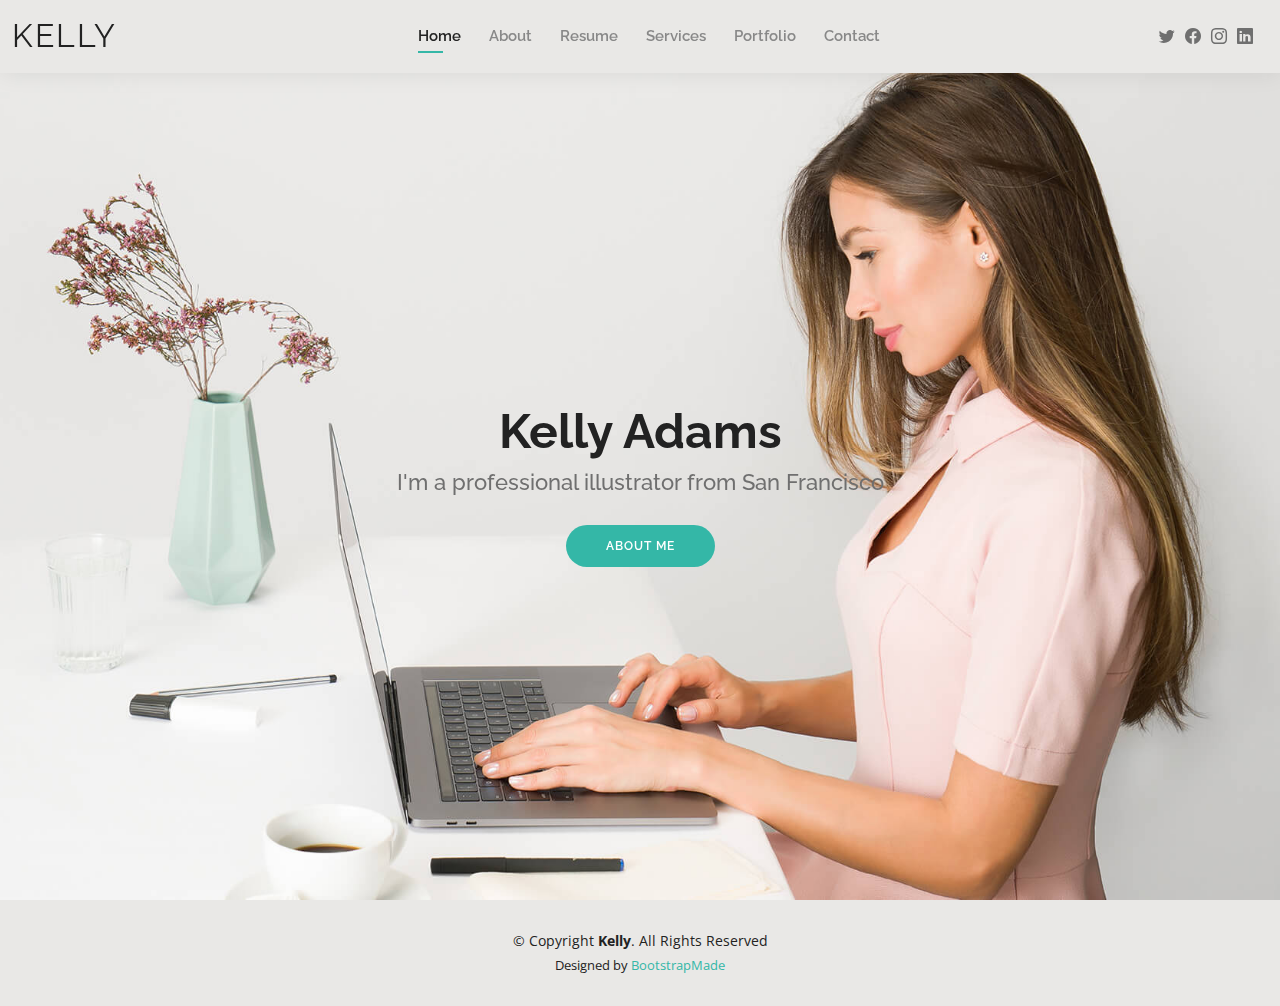
<file: index.html>
<!DOCTYPE html>
<html lang="en">

<head>
  <meta charset="utf-8">
  <meta content="width=device-width, initial-scale=1.0" name="viewport">

  <title>Kelly Bootstrap Template - Index</title>
  <meta content="" name="description">
  <meta content="" name="keywords">

  <!-- Favicons -->
  <link href="assets/img/favicon.png" rel="icon">
  <link href="assets/img/apple-touch-icon.png" rel="apple-touch-icon">

  <!-- Google Fonts -->
  <link href="https://fonts.googleapis.com/css?family=Open+Sans:300,300i,400,400i,600,600i,700,700i|Raleway:300,300i,400,400i,500,500i,600,600i,700,700i|Poppins:300,300i,400,400i,500,500i,600,600i,700,700i" rel="stylesheet">

  <!-- Vendor CSS Files -->
  <link href="assets/vendor/aos/aos.css" rel="stylesheet">
  <link href="assets/vendor/bootstrap/css/bootstrap.min.css" rel="stylesheet">
  <link href="assets/vendor/bootstrap-icons/bootstrap-icons.css" rel="stylesheet">
  <link href="assets/vendor/boxicons/css/boxicons.min.css" rel="stylesheet">
  <link href="assets/vendor/glightbox/css/glightbox.min.css" rel="stylesheet">
  <link href="assets/vendor/swiper/swiper-bundle.min.css" rel="stylesheet">

  <!-- Template Main CSS File -->
  <link href="assets/css/style.css" rel="stylesheet">

  <!-- =======================================================
  * Template Name: Kelly
  * Template URL: https://bootstrapmade.com/kelly-free-bootstrap-cv-resume-html-template/
  * Updated: Mar 17 2024 with Bootstrap v5.3.3
  * Author: BootstrapMade.com
  * License: https://bootstrapmade.com/license/
  ======================================================== -->
</head>

<body>

  <!-- ======= Header ======= -->
  <header id="header" class="fixed-top">
    <div class="container-fluid d-flex justify-content-between align-items-center">

      <h1 class="logo me-auto me-lg-0"><a href="index.html">Kelly</a></h1>
      <!-- Uncomment below if you prefer to use an image logo -->
      <!-- <a href="index.html" class="logo"><img src="assets/img/logo.png" alt="" class="img-fluid"></a>-->

      <nav id="navbar" class="navbar order-last order-lg-0">
        <ul>
          <li><a class="active" href="index.html">Home</a></li>
          <li><a href="about.html">About</a></li>
          <li><a href="resume.html">Resume</a></li>
          <li><a href="services.html">Services</a></li>
          <li><a href="portfolio.html">Portfolio</a></li>
          <li><a href="contact.html">Contact</a></li>
        </ul>
        <i class="bi bi-list mobile-nav-toggle"></i>
      </nav><!-- .navbar -->

      <div class="header-social-links">
        <a href="#" class="twitter"><i class="bi bi-twitter"></i></a>
        <a href="#" class="facebook"><i class="bi bi-facebook"></i></a>
        <a href="#" class="instagram"><i class="bi bi-instagram"></i></a>
        <a href="#" class="linkedin"><i class="bi bi-linkedin"></i></i></a>
      </div>

    </div>

  </header><!-- End Header -->

  <!-- ======= Hero Section ======= -->
  <section id="hero" class="d-flex align-items-center">
    <div class="container d-flex flex-column align-items-center" data-aos="zoom-in" data-aos-delay="100">
      <h1>Kelly Adams</h1>
      <h2>I'm a professional illustrator from San Francisco</h2>
      <a href="about.html" class="btn-about">About Me</a>
    </div>
  </section><!-- End Hero -->

  <!-- ======= Footer ======= -->
  <footer id="footer">
    <div class="container">
      <div class="copyright">
        &copy; Copyright <strong><span>Kelly</span></strong>. All Rights Reserved
      </div>
      <div class="credits">
        <!-- All the links in the footer should remain intact. -->
        <!-- You can delete the links only if you purchased the pro version. -->
        <!-- Licensing information: https://bootstrapmade.com/license/ -->
        <!-- Purchase the pro version with working PHP/AJAX contact form: https://bootstrapmade.com/kelly-free-bootstrap-cv-resume-html-template/ -->
        Designed by <a href="https://bootstrapmade.com/">BootstrapMade</a>
      </div>
    </div>
  </footer><!-- End  Footer -->

  <div id="preloader"></div>
  <a href="#" class="back-to-top d-flex align-items-center justify-content-center"><i class="bi bi-arrow-up-short"></i></a>

  <!-- Vendor JS Files -->
  <script src="assets/vendor/purecounter/purecounter_vanilla.js"></script>
  <script src="assets/vendor/aos/aos.js"></script>
  <script src="assets/vendor/bootstrap/js/bootstrap.bundle.min.js"></script>
  <script src="assets/vendor/glightbox/js/glightbox.min.js"></script>
  <script src="assets/vendor/isotope-layout/isotope.pkgd.min.js"></script>
  <script src="assets/vendor/swiper/swiper-bundle.min.js"></script>
  <script src="assets/vendor/waypoints/noframework.waypoints.js"></script>
  <script src="assets/vendor/php-email-form/validate.js"></script>

  <!-- Template Main JS File -->
  <script src="assets/js/main.js"></script>

</body>

</html>
</file>
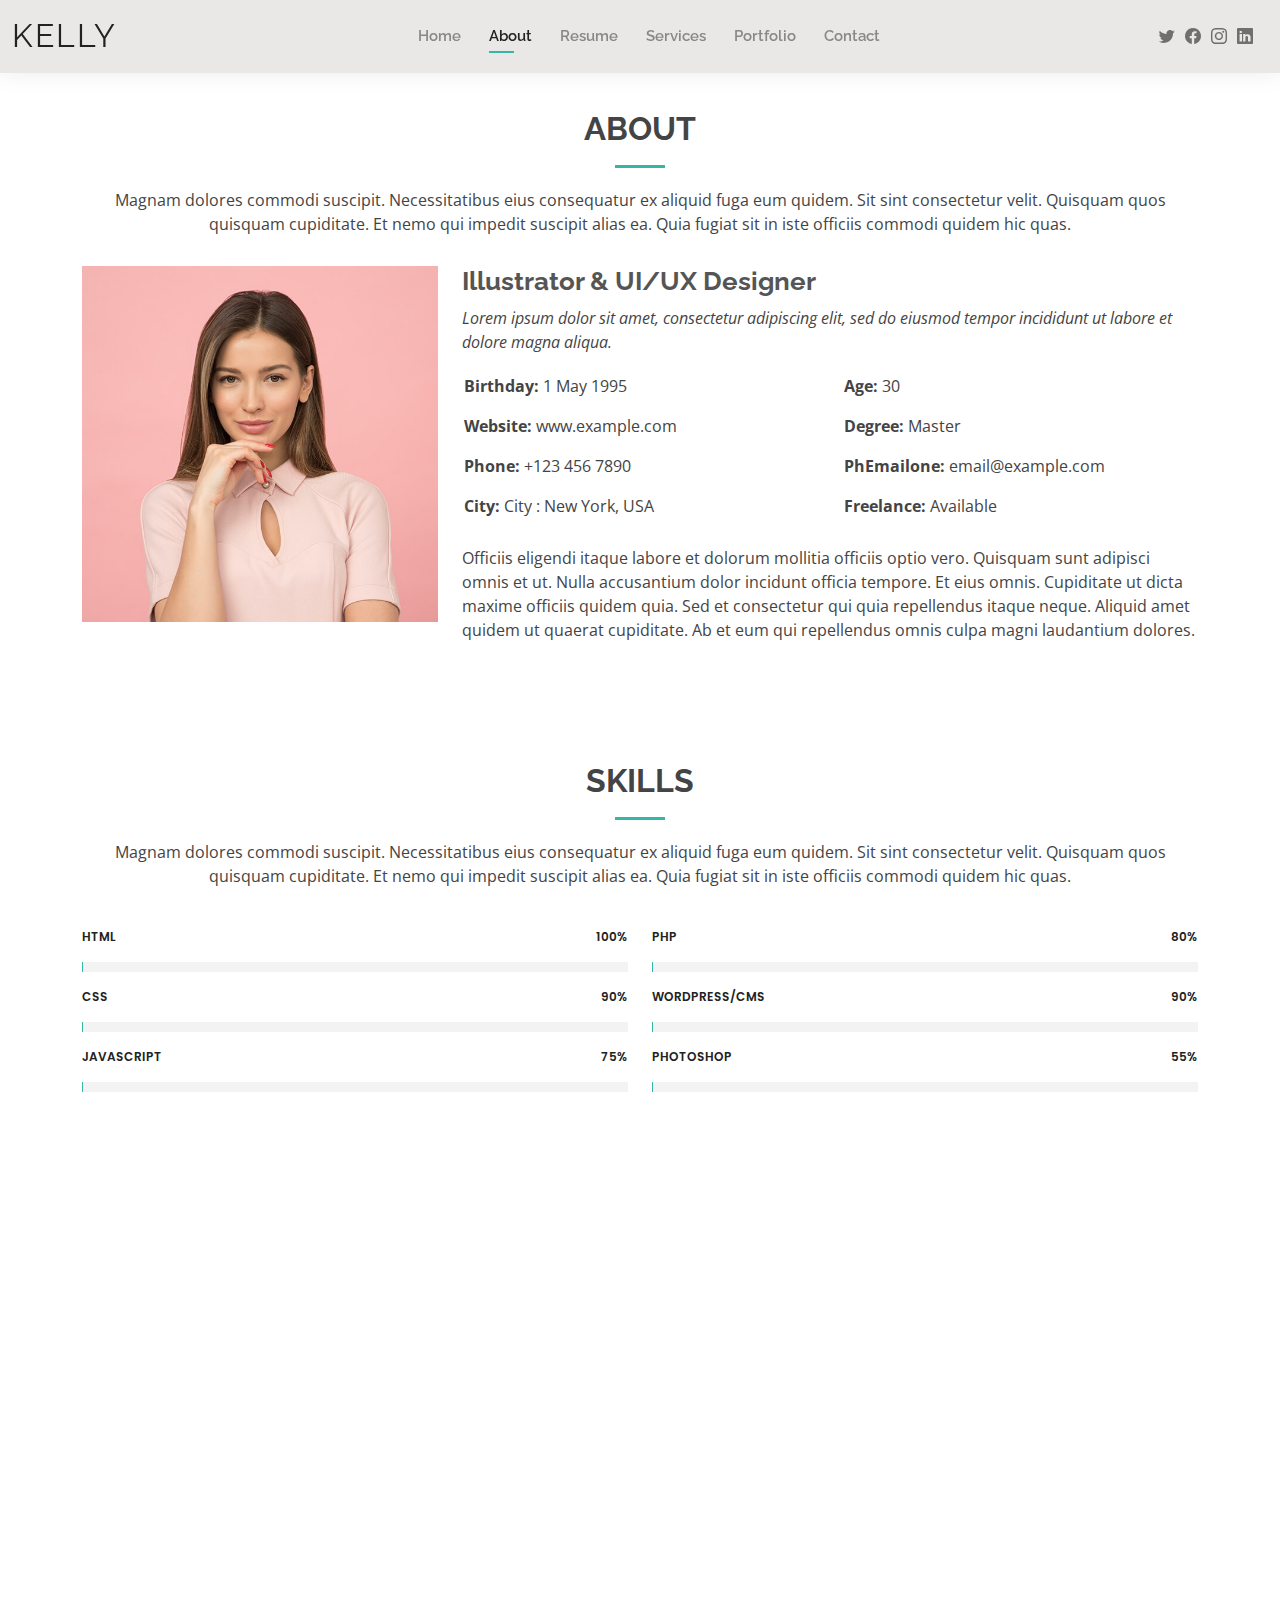
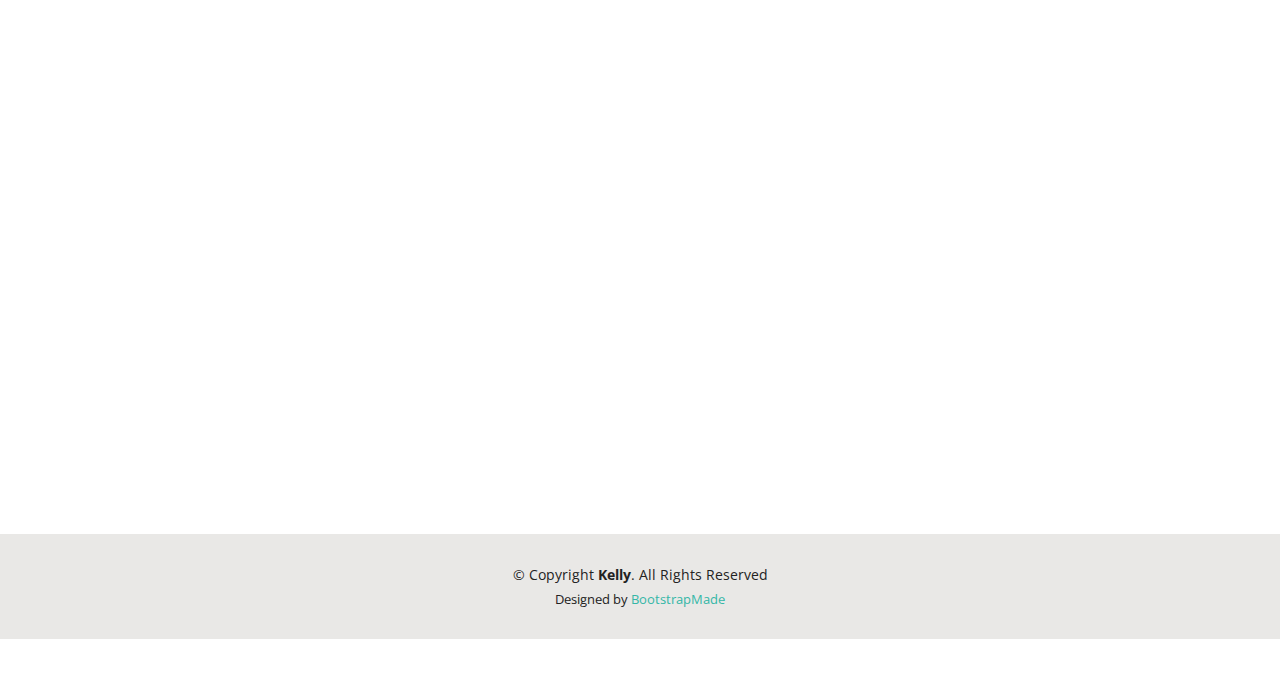
<file: about.html>
<!DOCTYPE html>
<html lang="en">

<head>
  <meta charset="utf-8">
  <meta content="width=device-width, initial-scale=1.0" name="viewport">

  <title>About - Kelly Bootstrap Template</title>
  <meta content="" name="description">
  <meta content="" name="keywords">

  <!-- Favicons -->
  <link href="assets/img/favicon.png" rel="icon">
  <link href="assets/img/apple-touch-icon.png" rel="apple-touch-icon">

  <!-- Google Fonts -->
  <link href="https://fonts.googleapis.com/css?family=Open+Sans:300,300i,400,400i,600,600i,700,700i|Raleway:300,300i,400,400i,500,500i,600,600i,700,700i|Poppins:300,300i,400,400i,500,500i,600,600i,700,700i" rel="stylesheet">

  <!-- Vendor CSS Files -->
  <link href="assets/vendor/aos/aos.css" rel="stylesheet">
  <link href="assets/vendor/bootstrap/css/bootstrap.min.css" rel="stylesheet">
  <link href="assets/vendor/bootstrap-icons/bootstrap-icons.css" rel="stylesheet">
  <link href="assets/vendor/boxicons/css/boxicons.min.css" rel="stylesheet">
  <link href="assets/vendor/glightbox/css/glightbox.min.css" rel="stylesheet">
  <link href="assets/vendor/swiper/swiper-bundle.min.css" rel="stylesheet">

  <!-- Template Main CSS File -->
  <link href="assets/css/style.css" rel="stylesheet">

  <!-- =======================================================
  * Template Name: Kelly
  * Template URL: https://bootstrapmade.com/kelly-free-bootstrap-cv-resume-html-template/
  * Updated: Mar 17 2024 with Bootstrap v5.3.3
  * Author: BootstrapMade.com
  * License: https://bootstrapmade.com/license/
  ======================================================== -->
</head>

<body>

  <!-- ======= Header ======= -->
  <header id="header" class="fixed-top">
    <div class="container-fluid d-flex justify-content-between align-items-center">

      <h1 class="logo me-auto me-lg-0"><a href="index.html">Kelly</a></h1>
      <!-- Uncomment below if you prefer to use an image logo -->
      <!-- <a href="index.html" class="logo"><img src="assets/img/logo.png" alt="" class="img-fluid"></a>-->

      <nav id="navbar" class="navbar order-last order-lg-0">
        <ul>
          <li><a href="index.html">Home</a></li>
          <li><a class="active" href="about.html">About</a></li>
          <li><a href="resume.html">Resume</a></li>
          <li><a href="services.html">Services</a></li>
          <li><a href="portfolio.html">Portfolio</a></li>
          <li><a href="contact.html">Contact</a></li>
        </ul>
        <i class="bi bi-list mobile-nav-toggle"></i>
      </nav><!-- .navbar -->

      <div class="header-social-links">
        <a href="#" class="twitter"><i class="bi bi-twitter"></i></a>
        <a href="#" class="facebook"><i class="bi bi-facebook"></i></a>
        <a href="#" class="instagram"><i class="bi bi-instagram"></i></a>
        <a href="#" class="linkedin"><i class="bi bi-linkedin"></i></i></a>
      </div>

    </div>

  </header><!-- End Header -->

  <main id="main">

    <!-- ======= About Section ======= -->
    <section id="about" class="about">
      <div class="container" data-aos="fade-up">

        <div class="section-title">
          <h2>About</h2>
          <p>Magnam dolores commodi suscipit. Necessitatibus eius consequatur ex aliquid fuga eum quidem. Sit sint consectetur velit. Quisquam quos quisquam cupiditate. Et nemo qui impedit suscipit alias ea. Quia fugiat sit in iste officiis commodi quidem hic quas.</p>
        </div>

        <div class="row">
          <div class="col-lg-4">
            <img src="assets/img/about.jpg" class="img-fluid" alt="">
          </div>
          <div class="col-lg-8 pt-4 pt-lg-0 content">
            <h3>Illustrator &amp; UI/UX Designer</h3>
            <p class="fst-italic">
              Lorem ipsum dolor sit amet, consectetur adipiscing elit, sed do eiusmod tempor incididunt ut labore et dolore
              magna aliqua.
            </p>
            <div class="row">
              <div class="col-lg-6">
                <ul>
                  <li><i class="bi bi-rounded-right"></i> <strong>Birthday:</strong> 1 May 1995</li>
                  <li><i class="bi bi-rounded-right"></i> <strong>Website:</strong> www.example.com</li>
                  <li><i class="bi bi-rounded-right"></i> <strong>Phone:</strong> +123 456 7890</li>
                  <li><i class="bi bi-rounded-right"></i> <strong>City:</strong> City : New York, USA</li>
                </ul>
              </div>
              <div class="col-lg-6">
                <ul>
                  <li><i class="bi bi-rounded-right"></i> <strong>Age:</strong> 30</li>
                  <li><i class="bi bi-rounded-right"></i> <strong>Degree:</strong> Master</li>
                  <li><i class="bi bi-rounded-right"></i> <strong>PhEmailone:</strong> email@example.com</li>
                  <li><i class="bi bi-rounded-right"></i> <strong>Freelance:</strong> Available</li>
                </ul>
              </div>
            </div>
            <p>
              Officiis eligendi itaque labore et dolorum mollitia officiis optio vero. Quisquam sunt adipisci omnis et ut. Nulla accusantium dolor incidunt officia tempore. Et eius omnis.
              Cupiditate ut dicta maxime officiis quidem quia. Sed et consectetur qui quia repellendus itaque neque. Aliquid amet quidem ut quaerat cupiditate. Ab et eum qui repellendus omnis culpa magni laudantium dolores.
            </p>
          </div>
        </div>

      </div>
    </section><!-- End About Section -->

    <!-- ======= Skills Section ======= -->
    <section id="skills" class="skills">
      <div class="container" data-aos="fade-up">

        <div class="section-title">
          <h2>Skills</h2>
          <p>Magnam dolores commodi suscipit. Necessitatibus eius consequatur ex aliquid fuga eum quidem. Sit sint consectetur velit. Quisquam quos quisquam cupiditate. Et nemo qui impedit suscipit alias ea. Quia fugiat sit in iste officiis commodi quidem hic quas.</p>
        </div>

        <div class="row skills-content">

          <div class="col-lg-6">

            <div class="progress">
              <span class="skill">HTML <i class="val">100%</i></span>
              <div class="progress-bar-wrap">
                <div class="progress-bar" role="progressbar" aria-valuenow="100" aria-valuemin="0" aria-valuemax="100"></div>
              </div>
            </div>

            <div class="progress">
              <span class="skill">CSS <i class="val">90%</i></span>
              <div class="progress-bar-wrap">
                <div class="progress-bar" role="progressbar" aria-valuenow="90" aria-valuemin="0" aria-valuemax="100"></div>
              </div>
            </div>

            <div class="progress">
              <span class="skill">JavaScript <i class="val">75%</i></span>
              <div class="progress-bar-wrap">
                <div class="progress-bar" role="progressbar" aria-valuenow="75" aria-valuemin="0" aria-valuemax="100"></div>
              </div>
            </div>

          </div>

          <div class="col-lg-6">

            <div class="progress">
              <span class="skill">PHP <i class="val">80%</i></span>
              <div class="progress-bar-wrap">
                <div class="progress-bar" role="progressbar" aria-valuenow="80" aria-valuemin="0" aria-valuemax="100"></div>
              </div>
            </div>

            <div class="progress">
              <span class="skill">WordPress/CMS <i class="val">90%</i></span>
              <div class="progress-bar-wrap">
                <div class="progress-bar" role="progressbar" aria-valuenow="90" aria-valuemin="0" aria-valuemax="100"></div>
              </div>
            </div>

            <div class="progress">
              <span class="skill">Photoshop <i class="val">55%</i></span>
              <div class="progress-bar-wrap">
                <div class="progress-bar" role="progressbar" aria-valuenow="55" aria-valuemin="0" aria-valuemax="100"></div>
              </div>
            </div>

          </div>

        </div>

      </div>
    </section><!-- End Skills Section -->

    <!-- ======= Facts Section ======= -->
    <section id="facts" class="facts">
      <div class="container" data-aos="fade-up">

        <div class="section-title">
          <h2>Facts</h2>
          <p>Magnam dolores commodi suscipit. Necessitatibus eius consequatur ex aliquid fuga eum quidem. Sit sint consectetur velit. Quisquam quos quisquam cupiditate. Et nemo qui impedit suscipit alias ea. Quia fugiat sit in iste officiis commodi quidem hic quas.</p>
        </div>

        <div class="row counters">

          <div class="col-lg-3 col-6 text-center">
            <span data-purecounter-start="0" data-purecounter-end="232" data-purecounter-duration="1" class="purecounter"></span>
            <p>Clients</p>
          </div>

          <div class="col-lg-3 col-6 text-center">
            <span data-purecounter-start="0" data-purecounter-end="521" data-purecounter-duration="1" class="purecounter"></span>
            <p>Projects</p>
          </div>

          <div class="col-lg-3 col-6 text-center">
            <span data-purecounter-start="0" data-purecounter-end="1463" data-purecounter-duration="1" class="purecounter"></span>
            <p>Hours Of Support</p>
          </div>

          <div class="col-lg-3 col-6 text-center">
            <span data-purecounter-start="0" data-purecounter-end="15" data-purecounter-duration="1" class="purecounter"></span>
            <p>Hard Workers</p>
          </div>

        </div>

      </div>
    </section><!-- End Facts Section -->

    <!-- ======= Testimonials Section ======= -->
    <section id="testimonials" class="testimonials">
      <div class="container" data-aos="fade-up">

        <div class="section-title">
          <h2>Testimonials</h2>
          <p>Magnam dolores commodi suscipit. Necessitatibus eius consequatur ex aliquid fuga eum quidem. Sit sint consectetur velit. Quisquam quos quisquam cupiditate. Et nemo qui impedit suscipit alias ea. Quia fugiat sit in iste officiis commodi quidem hic quas.</p>
        </div>

        <div class="testimonials-slider swiper" data-aos="fade-up" data-aos-delay="100">
          <div class="swiper-wrapper">

            <div class="swiper-slide">
              <div class="testimonial-item">
                <img src="assets/img/testimonials/testimonials-1.jpg" class="testimonial-img" alt="">
                <h3>Saul Goodman</h3>
                <h4>Ceo &amp; Founder</h4>
                <p>
                  <i class="bx bxs-quote-alt-left quote-icon-left"></i>
                  Proin iaculis purus consequat sem cure digni ssim donec porttitora entum suscipit rhoncus. Accusantium quam, ultricies eget id, aliquam eget nibh et. Maecen aliquam, risus at semper.
                  <i class="bx bxs-quote-alt-right quote-icon-right"></i>
                </p>
              </div>
            </div><!-- End testimonial item -->

            <div class="swiper-slide">
              <div class="testimonial-item">
                <img src="assets/img/testimonials/testimonials-2.jpg" class="testimonial-img" alt="">
                <h3>Sara Wilsson</h3>
                <h4>Designer</h4>
                <p>
                  <i class="bx bxs-quote-alt-left quote-icon-left"></i>
                  Export tempor illum tamen malis malis eram quae irure esse labore quem cillum quid cillum eram malis quorum velit fore eram velit sunt aliqua noster fugiat irure amet legam anim culpa.
                  <i class="bx bxs-quote-alt-right quote-icon-right"></i>
                </p>
              </div>
            </div><!-- End testimonial item -->

            <div class="swiper-slide">
              <div class="testimonial-item">
                <img src="assets/img/testimonials/testimonials-3.jpg" class="testimonial-img" alt="">
                <h3>Jena Karlis</h3>
                <h4>Store Owner</h4>
                <p>
                  <i class="bx bxs-quote-alt-left quote-icon-left"></i>
                  Enim nisi quem export duis labore cillum quae magna enim sint quorum nulla quem veniam duis minim tempor labore quem eram duis noster aute amet eram fore quis sint minim.
                  <i class="bx bxs-quote-alt-right quote-icon-right"></i>
                </p>
              </div>
            </div><!-- End testimonial item -->

            <div class="swiper-slide">
              <div class="testimonial-item">
                <img src="assets/img/testimonials/testimonials-4.jpg" class="testimonial-img" alt="">
                <h3>Matt Brandon</h3>
                <h4>Freelancer</h4>
                <p>
                  <i class="bx bxs-quote-alt-left quote-icon-left"></i>
                  Fugiat enim eram quae cillum dolore dolor amet nulla culpa multos export minim fugiat minim velit minim dolor enim duis veniam ipsum anim magna sunt elit fore quem dolore labore illum veniam.
                  <i class="bx bxs-quote-alt-right quote-icon-right"></i>
                </p>
              </div>
            </div><!-- End testimonial item -->

            <div class="swiper-slide">
              <div class="testimonial-item">
                <img src="assets/img/testimonials/testimonials-5.jpg" class="testimonial-img" alt="">
                <h3>John Larson</h3>
                <h4>Entrepreneur</h4>
                <p>
                  <i class="bx bxs-quote-alt-left quote-icon-left"></i>
                  Quis quorum aliqua sint quem legam fore sunt eram irure aliqua veniam tempor noster veniam enim culpa labore duis sunt culpa nulla illum cillum fugiat legam esse veniam culpa fore nisi cillum quid.
                  <i class="bx bxs-quote-alt-right quote-icon-right"></i>
                </p>
              </div>
            </div><!-- End testimonial item -->

          </div>
          <div class="swiper-pagination"></div>
        </div>

      </div>
    </section><!-- End Testimonials Section -->

  </main><!-- End #main -->

  <!-- ======= Footer ======= -->
  <footer id="footer">
    <div class="container">
      <div class="copyright">
        &copy; Copyright <strong><span>Kelly</span></strong>. All Rights Reserved
      </div>
      <div class="credits">
        <!-- All the links in the footer should remain intact. -->
        <!-- You can delete the links only if you purchased the pro version. -->
        <!-- Licensing information: https://bootstrapmade.com/license/ -->
        <!-- Purchase the pro version with working PHP/AJAX contact form: https://bootstrapmade.com/kelly-free-bootstrap-cv-resume-html-template/ -->
        Designed by <a href="https://bootstrapmade.com/">BootstrapMade</a>
      </div>
    </div>
  </footer><!-- End  Footer -->

  <!-- <div id="preloader"></div> -->
  <a href="#" class="back-to-top d-flex align-items-center justify-content-center"><i class="bi bi-arrow-up-short"></i></a>

  <!-- Vendor JS Files -->
  <script src="assets/vendor/purecounter/purecounter_vanilla.js"></script>
  <script src="assets/vendor/aos/aos.js"></script>
  <script src="assets/vendor/bootstrap/js/bootstrap.bundle.min.js"></script>
  <script src="assets/vendor/glightbox/js/glightbox.min.js"></script>
  <script src="assets/vendor/isotope-layout/isotope.pkgd.min.js"></script>
  <script src="assets/vendor/swiper/swiper-bundle.min.js"></script>
  <script src="assets/vendor/waypoints/noframework.waypoints.js"></script>
  <script src="assets/vendor/php-email-form/validate.js"></script>

  <!-- Template Main JS File -->
  <script src="assets/js/main.js"></script>

</body>

</html>
</file>
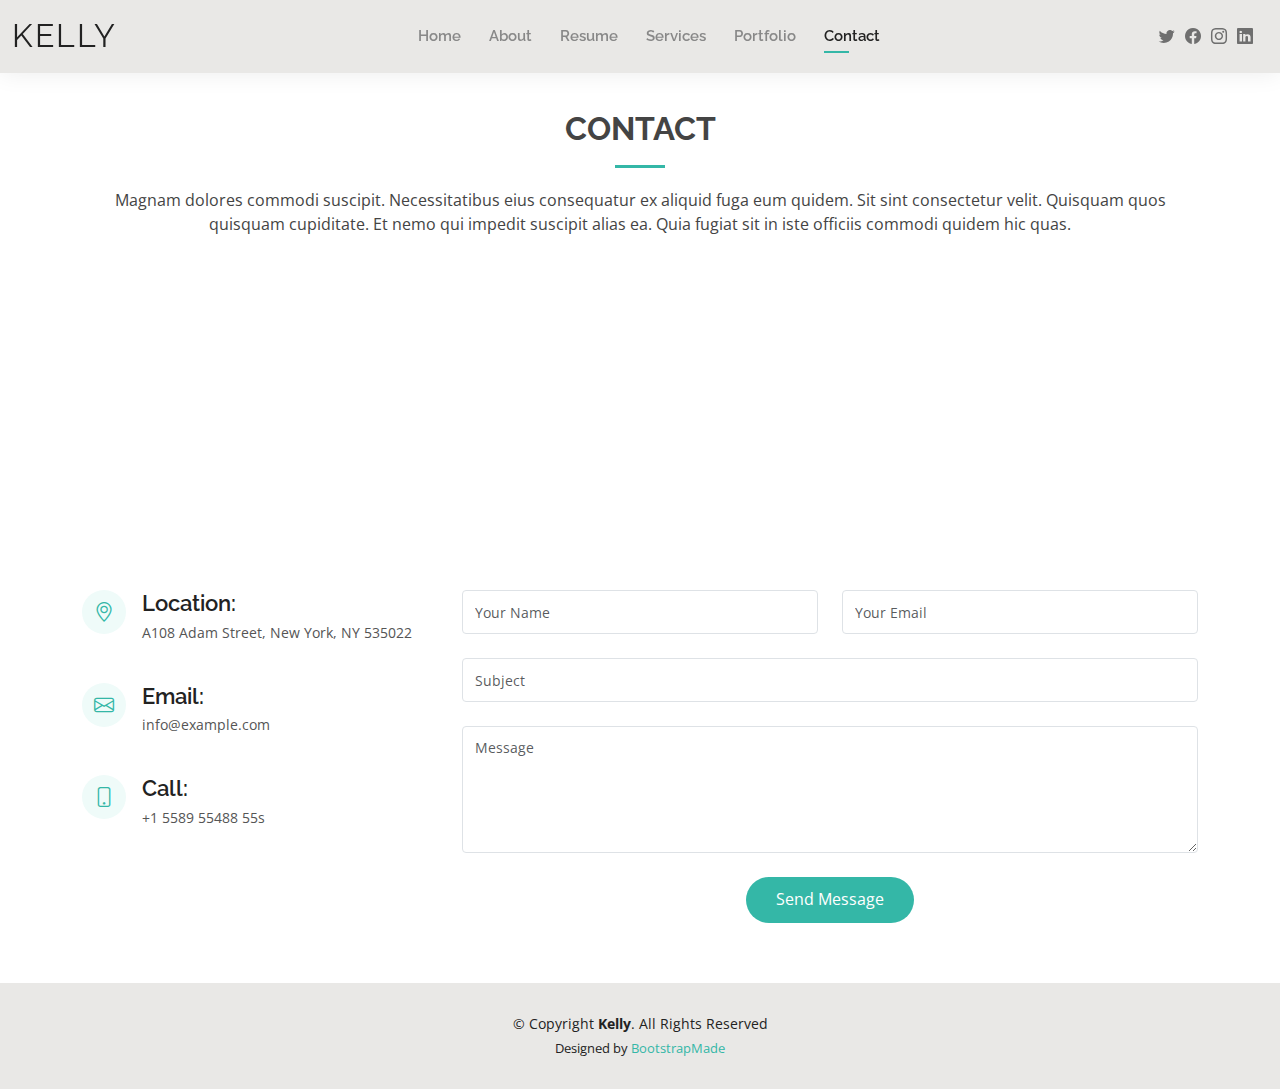
<file: contact.html>
<!DOCTYPE html>
<html lang="en">

<head>
  <meta charset="utf-8">
  <meta content="width=device-width, initial-scale=1.0" name="viewport">

  <title>Contact - Kelly Bootstrap Template</title>
  <meta content="" name="description">
  <meta content="" name="keywords">

  <!-- Favicons -->
  <link href="assets/img/favicon.png" rel="icon">
  <link href="assets/img/apple-touch-icon.png" rel="apple-touch-icon">

  <!-- Google Fonts -->
  <link href="https://fonts.googleapis.com/css?family=Open+Sans:300,300i,400,400i,600,600i,700,700i|Raleway:300,300i,400,400i,500,500i,600,600i,700,700i|Poppins:300,300i,400,400i,500,500i,600,600i,700,700i" rel="stylesheet">

  <!-- Vendor CSS Files -->
  <link href="assets/vendor/aos/aos.css" rel="stylesheet">
  <link href="assets/vendor/bootstrap/css/bootstrap.min.css" rel="stylesheet">
  <link href="assets/vendor/bootstrap-icons/bootstrap-icons.css" rel="stylesheet">
  <link href="assets/vendor/boxicons/css/boxicons.min.css" rel="stylesheet">
  <link href="assets/vendor/glightbox/css/glightbox.min.css" rel="stylesheet">
  <link href="assets/vendor/swiper/swiper-bundle.min.css" rel="stylesheet">

  <!-- Template Main CSS File -->
  <link href="assets/css/style.css" rel="stylesheet">

  <!-- =======================================================
  * Template Name: Kelly
  * Template URL: https://bootstrapmade.com/kelly-free-bootstrap-cv-resume-html-template/
  * Updated: Mar 17 2024 with Bootstrap v5.3.3
  * Author: BootstrapMade.com
  * License: https://bootstrapmade.com/license/
  ======================================================== -->
</head>

<body>

  <!-- ======= Header ======= -->
  <header id="header" class="fixed-top">
    <div class="container-fluid d-flex justify-content-between align-items-center">

      <h1 class="logo me-auto me-lg-0"><a href="index.html">Kelly</a></h1>
      <!-- Uncomment below if you prefer to use an image logo -->
      <!-- <a href="index.html" class="logo"><img src="assets/img/logo.png" alt="" class="img-fluid"></a>-->

      <nav id="navbar" class="navbar order-last order-lg-0">
        <ul>
          <li><a href="index.html">Home</a></li>
          <li><a href="about.html">About</a></li>
          <li><a href="resume.html">Resume</a></li>
          <li><a href="services.html">Services</a></li>
          <li><a href="portfolio.html">Portfolio</a></li>
          <li><a class="active" href="contact.html">Contact</a></li>
        </ul>
        <i class="bi bi-list mobile-nav-toggle"></i>
      </nav><!-- .navbar -->

      <div class="header-social-links">
        <a href="#" class="twitter"><i class="bi bi-twitter"></i></a>
        <a href="#" class="facebook"><i class="bi bi-facebook"></i></a>
        <a href="#" class="instagram"><i class="bi bi-instagram"></i></a>
        <a href="#" class="linkedin"><i class="bi bi-linkedin"></i></i></a>
      </div>

    </div>

  </header><!-- End Header -->

  <main id="main">

    <!-- ======= Contact Section ======= -->
    <section id="contact" class="contact">
      <div class="container" data-aos="fade-up">

        <div class="section-title">
          <h2>Contact</h2>
          <p>Magnam dolores commodi suscipit. Necessitatibus eius consequatur ex aliquid fuga eum quidem. Sit sint consectetur velit. Quisquam quos quisquam cupiditate. Et nemo qui impedit suscipit alias ea. Quia fugiat sit in iste officiis commodi quidem hic quas.</p>
        </div>

        <div>
          <iframe style="border:0; width: 100%; height: 270px;" src="https://www.google.com/maps/embed?pb=!1m14!1m8!1m3!1d12097.433213460943!2d-74.0062269!3d40.7101282!3m2!1i1024!2i768!4f13.1!3m3!1m2!1s0x0%3A0xb89d1fe6bc499443!2sDowntown+Conference+Center!5e0!3m2!1smk!2sbg!4v1539943755621" frameborder="0" allowfullscreen></iframe>
        </div>

        <div class="row mt-5">

          <div class="col-lg-4">
            <div class="info">
              <div class="address">
                <i class="bi bi-geo-alt"></i>
                <h4>Location:</h4>
                <p>A108 Adam Street, New York, NY 535022</p>
              </div>

              <div class="email">
                <i class="bi bi-envelope"></i>
                <h4>Email:</h4>
                <p>info@example.com</p>
              </div>

              <div class="phone">
                <i class="bi bi-phone"></i>
                <h4>Call:</h4>
                <p>+1 5589 55488 55s</p>
              </div>

            </div>

          </div>

          <div class="col-lg-8 mt-5 mt-lg-0">

            <form action="forms/contact.php" method="post" role="form" class="php-email-form">
              <div class="row">
                <div class="col-md-6 form-group">
                  <input type="text" name="name" class="form-control" id="name" placeholder="Your Name" required>
                </div>
                <div class="col-md-6 form-group mt-3 mt-md-0">
                  <input type="email" class="form-control" name="email" id="email" placeholder="Your Email" required>
                </div>
              </div>
              <div class="form-group mt-3">
                <input type="text" class="form-control" name="subject" id="subject" placeholder="Subject" required>
              </div>
              <div class="form-group mt-3">
                <textarea class="form-control" name="message" rows="5" placeholder="Message" required></textarea>
              </div>
              <div class="my-3">
                <div class="loading">Loading</div>
                <div class="error-message"></div>
                <div class="sent-message">Your message has been sent. Thank you!</div>
              </div>
              <div class="text-center"><button type="submit">Send Message</button></div>
            </form>

          </div>

        </div>

      </div>
    </section><!-- End Contact Section -->

  </main><!-- End #main -->

  <!-- ======= Footer ======= -->
  <footer id="footer">
    <div class="container">
      <div class="copyright">
        &copy; Copyright <strong><span>Kelly</span></strong>. All Rights Reserved
      </div>
      <div class="credits">
        <!-- All the links in the footer should remain intact. -->
        <!-- You can delete the links only if you purchased the pro version. -->
        <!-- Licensing information: https://bootstrapmade.com/license/ -->
        <!-- Purchase the pro version with working PHP/AJAX contact form: https://bootstrapmade.com/kelly-free-bootstrap-cv-resume-html-template/ -->
        Designed by <a href="https://bootstrapmade.com/">BootstrapMade</a>
      </div>
    </div>
  </footer><!-- End  Footer -->

  <div id="preloader"></div>
  <a href="#" class="back-to-top d-flex align-items-center justify-content-center"><i class="bi bi-arrow-up-short"></i></a>

  <!-- Vendor JS Files -->
  <script src="assets/vendor/purecounter/purecounter_vanilla.js"></script>
  <script src="assets/vendor/aos/aos.js"></script>
  <script src="assets/vendor/bootstrap/js/bootstrap.bundle.min.js"></script>
  <script src="assets/vendor/glightbox/js/glightbox.min.js"></script>
  <script src="assets/vendor/isotope-layout/isotope.pkgd.min.js"></script>
  <script src="assets/vendor/swiper/swiper-bundle.min.js"></script>
  <script src="assets/vendor/waypoints/noframework.waypoints.js"></script>
  <script src="assets/vendor/php-email-form/validate.js"></script>

  <!-- Template Main JS File -->
  <script src="assets/js/main.js"></script>

</body>

</html>
</file>
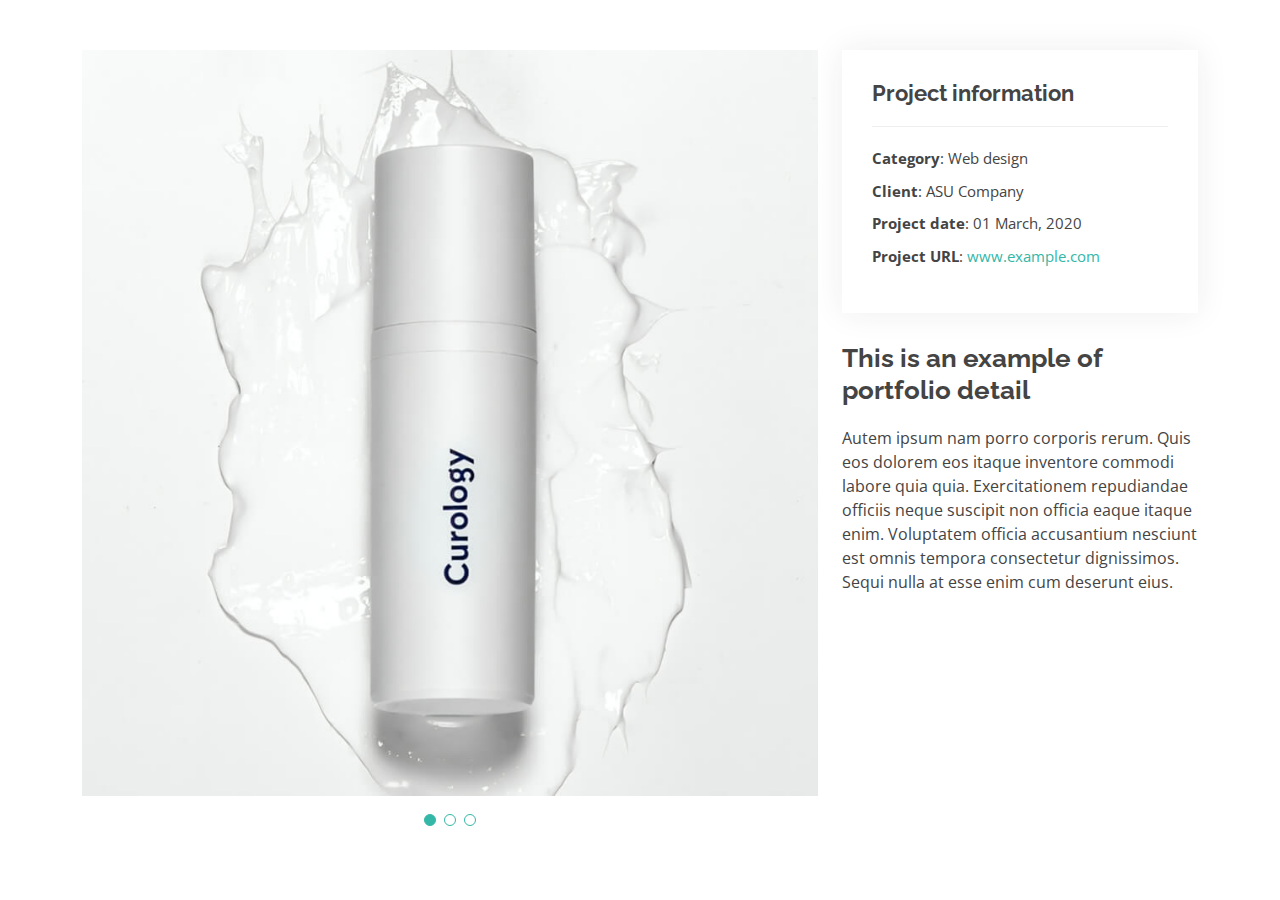
<file: portfolio-details.html>
<!DOCTYPE html>
<html lang="en">

<head>
  <meta charset="utf-8">
  <meta content="width=device-width, initial-scale=1.0" name="viewport">

  <title>Portfolio Details - Kelly Bootstrap Template</title>
  <meta content="" name="description">
  <meta content="" name="keywords">

  <!-- Favicons -->
  <link href="assets/img/favicon.png" rel="icon">
  <link href="assets/img/apple-touch-icon.png" rel="apple-touch-icon">

  <!-- Google Fonts -->
  <link href="https://fonts.googleapis.com/css?family=Open+Sans:300,300i,400,400i,600,600i,700,700i|Raleway:300,300i,400,400i,500,500i,600,600i,700,700i|Poppins:300,300i,400,400i,500,500i,600,600i,700,700i" rel="stylesheet">

  <!-- Vendor CSS Files -->
  <link href="assets/vendor/aos/aos.css" rel="stylesheet">
  <link href="assets/vendor/bootstrap/css/bootstrap.min.css" rel="stylesheet">
  <link href="assets/vendor/bootstrap-icons/bootstrap-icons.css" rel="stylesheet">
  <link href="assets/vendor/boxicons/css/boxicons.min.css" rel="stylesheet">
  <link href="assets/vendor/glightbox/css/glightbox.min.css" rel="stylesheet">
  <link href="assets/vendor/swiper/swiper-bundle.min.css" rel="stylesheet">

  <!-- Template Main CSS File -->
  <link href="assets/css/style.css" rel="stylesheet">

  <!-- =======================================================
  * Template Name: Kelly
  * Template URL: https://bootstrapmade.com/kelly-free-bootstrap-cv-resume-html-template/
  * Updated: Mar 17 2024 with Bootstrap v5.3.3
  * Author: BootstrapMade.com
  * License: https://bootstrapmade.com/license/
  ======================================================== -->
</head>

<body>

  <main id="main">

    <!-- ======= Portfolio Details Section ======= -->
    <section id="portfolio-details" class="portfolio-details">
      <div class="container">

        <div class="row gy-4">

          <div class="col-lg-8">
            <div class="portfolio-details-slider swiper">
              <div class="swiper-wrapper align-items-center">

                <div class="swiper-slide">
                  <img src="assets/img/portfolio/portfolio-1.jpg" alt="">
                </div>

                <div class="swiper-slide">
                  <img src="assets/img/portfolio/portfolio-2.jpg" alt="">
                </div>

                <div class="swiper-slide">
                  <img src="assets/img/portfolio/portfolio-3.jpg" alt="">
                </div>

              </div>
              <div class="swiper-pagination"></div>
            </div>
          </div>

          <div class="col-lg-4">
            <div class="portfolio-info">
              <h3>Project information</h3>
              <ul>
                <li><strong>Category</strong>: Web design</li>
                <li><strong>Client</strong>: ASU Company</li>
                <li><strong>Project date</strong>: 01 March, 2020</li>
                <li><strong>Project URL</strong>: <a href="#">www.example.com</a></li>
              </ul>
            </div>
            <div class="portfolio-description">
              <h2>This is an example of portfolio detail</h2>
              <p>
                Autem ipsum nam porro corporis rerum. Quis eos dolorem eos itaque inventore commodi labore quia quia. Exercitationem repudiandae officiis neque suscipit non officia eaque itaque enim. Voluptatem officia accusantium nesciunt est omnis tempora consectetur dignissimos. Sequi nulla at esse enim cum deserunt eius.
              </p>
            </div>
          </div>

        </div>

      </div>
    </section><!-- End Portfolio Details Section -->

  </main><!-- End #main -->

  <div id="preloader"></div>
  <a href="#" class="back-to-top d-flex align-items-center justify-content-center"><i class="bi bi-arrow-up-short"></i></a>

  <!-- Vendor JS Files -->
  <script src="assets/vendor/purecounter/purecounter_vanilla.js"></script>
  <script src="assets/vendor/aos/aos.js"></script>
  <script src="assets/vendor/bootstrap/js/bootstrap.bundle.min.js"></script>
  <script src="assets/vendor/glightbox/js/glightbox.min.js"></script>
  <script src="assets/vendor/isotope-layout/isotope.pkgd.min.js"></script>
  <script src="assets/vendor/swiper/swiper-bundle.min.js"></script>
  <script src="assets/vendor/waypoints/noframework.waypoints.js"></script>
  <script src="assets/vendor/php-email-form/validate.js"></script>

  <!-- Template Main JS File -->
  <script src="assets/js/main.js"></script>

</body>

</html>
</file>
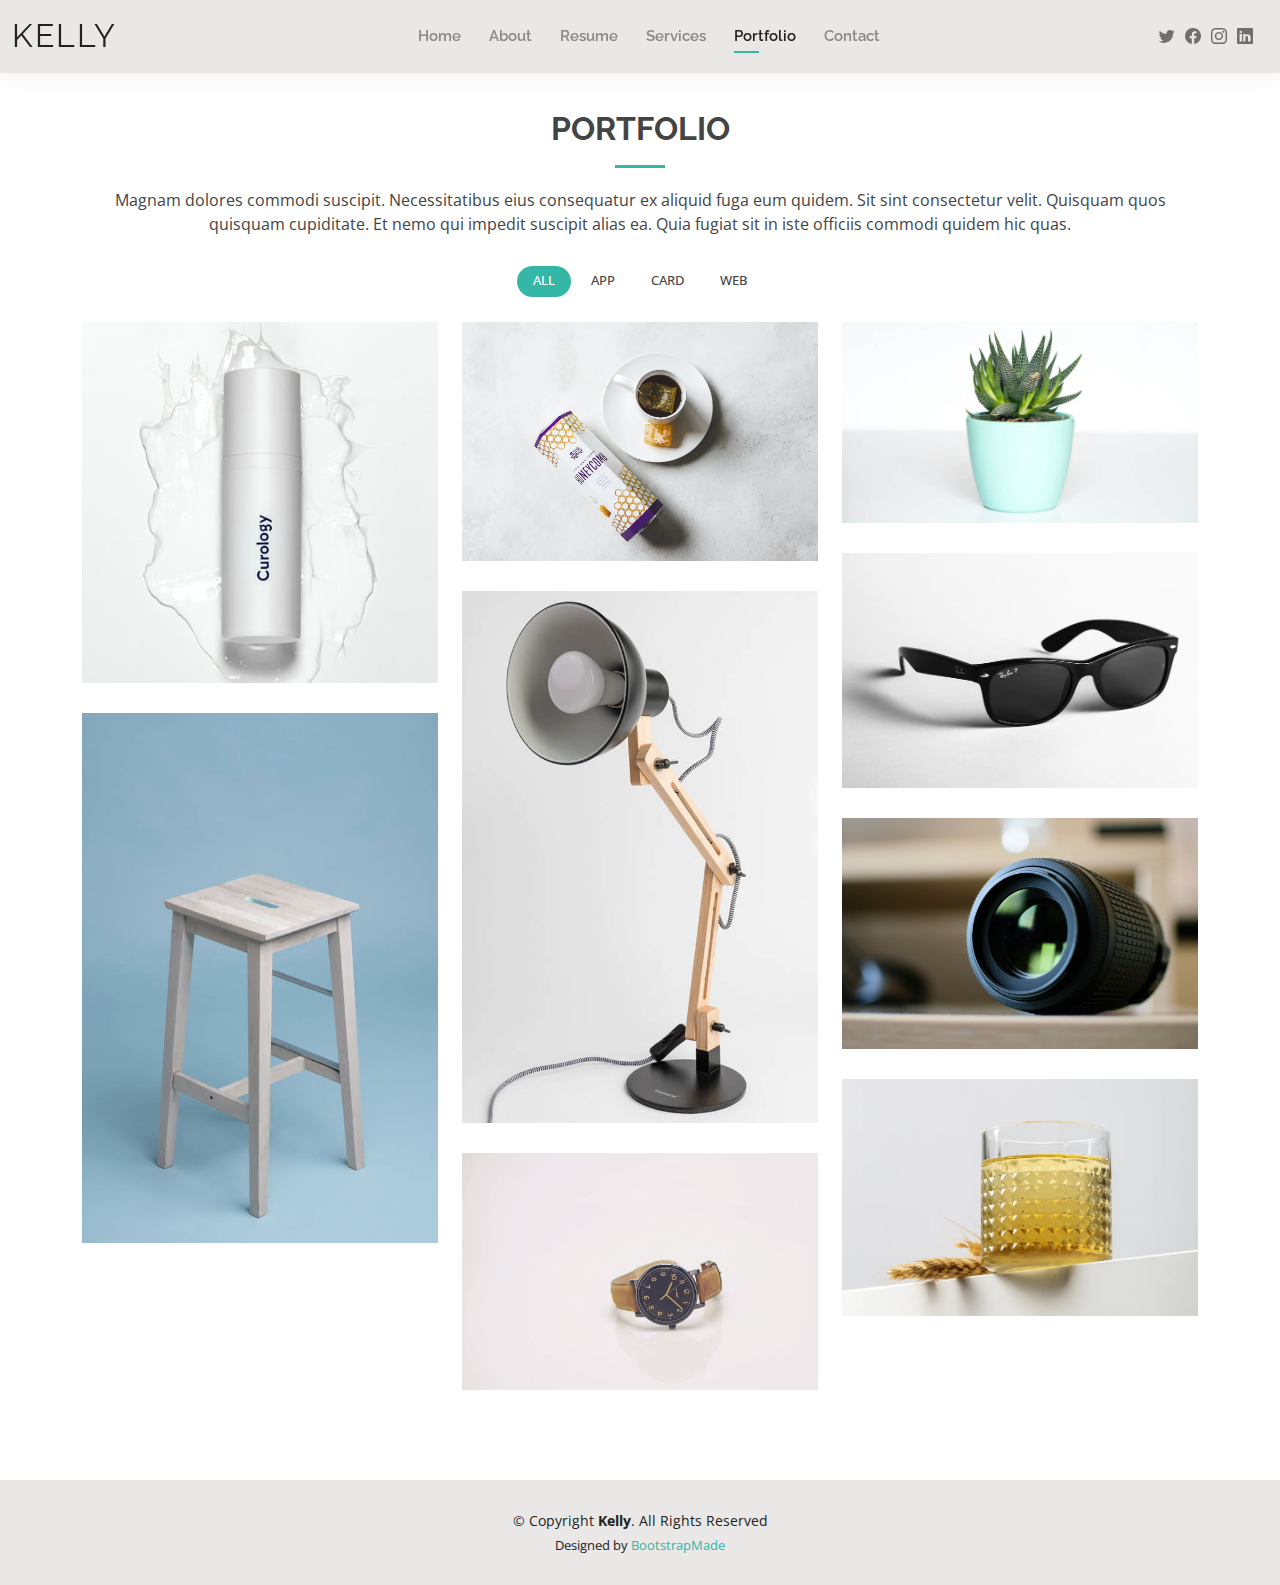
<file: portfolio.html>
<!DOCTYPE html>
<html lang="en">

<head>
  <meta charset="utf-8">
  <meta content="width=device-width, initial-scale=1.0" name="viewport">

  <title>Portfolio - Kelly Bootstrap Template</title>
  <meta content="" name="description">
  <meta content="" name="keywords">

  <!-- Favicons -->
  <link href="assets/img/favicon.png" rel="icon">
  <link href="assets/img/apple-touch-icon.png" rel="apple-touch-icon">

  <!-- Google Fonts -->
  <link href="https://fonts.googleapis.com/css?family=Open+Sans:300,300i,400,400i,600,600i,700,700i|Raleway:300,300i,400,400i,500,500i,600,600i,700,700i|Poppins:300,300i,400,400i,500,500i,600,600i,700,700i" rel="stylesheet">

  <!-- Vendor CSS Files -->
  <link href="assets/vendor/aos/aos.css" rel="stylesheet">
  <link href="assets/vendor/bootstrap/css/bootstrap.min.css" rel="stylesheet">
  <link href="assets/vendor/bootstrap-icons/bootstrap-icons.css" rel="stylesheet">
  <link href="assets/vendor/boxicons/css/boxicons.min.css" rel="stylesheet">
  <link href="assets/vendor/glightbox/css/glightbox.min.css" rel="stylesheet">
  <link href="assets/vendor/swiper/swiper-bundle.min.css" rel="stylesheet">

  <!-- Template Main CSS File -->
  <link href="assets/css/style.css" rel="stylesheet">

  <!-- =======================================================
  * Template Name: Kelly
  * Template URL: https://bootstrapmade.com/kelly-free-bootstrap-cv-resume-html-template/
  * Updated: Mar 17 2024 with Bootstrap v5.3.3
  * Author: BootstrapMade.com
  * License: https://bootstrapmade.com/license/
  ======================================================== -->
</head>

<body>

  <!-- ======= Header ======= -->
  <header id="header" class="fixed-top">
    <div class="container-fluid d-flex justify-content-between align-items-center">

      <h1 class="logo me-auto me-lg-0"><a href="index.html">Kelly</a></h1>
      <!-- Uncomment below if you prefer to use an image logo -->
      <!-- <a href="index.html" class="logo"><img src="assets/img/logo.png" alt="" class="img-fluid"></a>-->

      <nav id="navbar" class="navbar order-last order-lg-0">
        <ul>
          <li><a href="index.html">Home</a></li>
          <li><a href="about.html">About</a></li>
          <li><a href="resume.html">Resume</a></li>
          <li><a href="services.html">Services</a></li>
          <li><a class="active" href="portfolio.html">Portfolio</a></li>
          <li><a href="contact.html">Contact</a></li>
        </ul>
        <i class="bi bi-list mobile-nav-toggle"></i>
      </nav><!-- .navbar -->

      <div class="header-social-links">
        <a href="#" class="twitter"><i class="bi bi-twitter"></i></a>
        <a href="#" class="facebook"><i class="bi bi-facebook"></i></a>
        <a href="#" class="instagram"><i class="bi bi-instagram"></i></a>
        <a href="#" class="linkedin"><i class="bi bi-linkedin"></i></i></a>
      </div>

    </div>

  </header><!-- End Header -->

  <main id="main">

    <!-- ======= Portfolio Section ======= -->
    <section id="portfolio" class="portfolio">
      <div class="container" data-aos="fade-up">

        <div class="section-title">
          <h2>Portfolio</h2>
          <p>Magnam dolores commodi suscipit. Necessitatibus eius consequatur ex aliquid fuga eum quidem. Sit sint consectetur velit. Quisquam quos quisquam cupiditate. Et nemo qui impedit suscipit alias ea. Quia fugiat sit in iste officiis commodi quidem hic quas.</p>
        </div>

        <div class="row" data-aos="fade-up" data-aos-delay="100">
          <div class="col-lg-12 d-flex justify-content-center">
            <ul id="portfolio-flters">
              <li data-filter="*" class="filter-active">All</li>
              <li data-filter=".filter-app">App</li>
              <li data-filter=".filter-card">Card</li>
              <li data-filter=".filter-web">Web</li>
            </ul>
          </div>
        </div>

        <div class="row portfolio-container" data-aos="fade-up" data-aos-delay="200">

          <div class="col-lg-4 col-md-6 portfolio-item filter-app">
            <div class="portfolio-wrap">
              <img src="assets/img/portfolio/portfolio-1.jpg" class="img-fluid" alt="">
              <div class="portfolio-info">
                <h4>App 1</h4>
                <p>App</p>
                <div class="portfolio-links">
                  <a href="assets/img/portfolio/portfolio-1.jpg" data-gallery="portfolioGallery" class="portfolio-lightbox" title="App 1"><i class="bx bx-plus"></i></a>
                  <a href="portfolio-details.html" class="portfolio-details-lightbox" data-glightbox="type: external" title="Portfolio Details"><i class="bx bx-link"></i></a>
                </div>
              </div>
            </div>
          </div>

          <div class="col-lg-4 col-md-6 portfolio-item filter-web">
            <div class="portfolio-wrap">
              <img src="assets/img/portfolio/portfolio-2.jpg" class="img-fluid" alt="">
              <div class="portfolio-info">
                <h4>Web 3</h4>
                <p>Web</p>
                <div class="portfolio-links">
                  <a href="assets/img/portfolio/portfolio-2.jpg" data-gallery="portfolioGallery" class="portfolio-lightbox" title="Web 3"><i class="bx bx-plus"></i></a>
                  <a href="portfolio-details.html" class="portfolio-details-lightbox" data-glightbox="type: external" title="Portfolio Details"><i class="bx bx-link"></i></a>
                </div>
              </div>
            </div>
          </div>

          <div class="col-lg-4 col-md-6 portfolio-item filter-app">
            <div class="portfolio-wrap">
              <img src="assets/img/portfolio/portfolio-3.jpg" class="img-fluid" alt="">
              <div class="portfolio-info">
                <h4>App 2</h4>
                <p>App</p>
                <div class="portfolio-links">
                  <a href="assets/img/portfolio/portfolio-3.jpg" data-gallery="portfolioGallery" class="portfolio-lightbox" title="App 2"><i class="bx bx-plus"></i></a>
                  <a href="portfolio-details.html" class="portfolio-details-lightbox" data-glightbox="type: external" title="Portfolio Details"><i class="bx bx-link"></i></a>
                </div>
              </div>
            </div>
          </div>

          <div class="col-lg-4 col-md-6 portfolio-item filter-card">
            <div class="portfolio-wrap">
              <img src="assets/img/portfolio/portfolio-4.jpg" class="img-fluid" alt="">
              <div class="portfolio-info">
                <h4>Card 2</h4>
                <p>Card</p>
                <div class="portfolio-links">
                  <a href="assets/img/portfolio/portfolio-4.jpg" data-gallery="portfolioGallery" class="portfolio-lightbox" title="Card 2"><i class="bx bx-plus"></i></a>
                  <a href="portfolio-details.html" class="portfolio-details-lightbox" data-glightbox="type: external" title="Portfolio Details"><i class="bx bx-link"></i></a>
                </div>
              </div>
            </div>
          </div>

          <div class="col-lg-4 col-md-6 portfolio-item filter-web">
            <div class="portfolio-wrap">
              <img src="assets/img/portfolio/portfolio-5.jpg" class="img-fluid" alt="">
              <div class="portfolio-info">
                <h4>Web 2</h4>
                <p>Web</p>
                <div class="portfolio-links">
                  <a href="assets/img/portfolio/portfolio-5.jpg" data-gallery="portfolioGallery" class="portfolio-lightbox" title="Web 2"><i class="bx bx-plus"></i></a>
                  <a href="portfolio-details.html" class="portfolio-details-lightbox" data-glightbox="type: external" title="Portfolio Details"><i class="bx bx-link"></i></a>
                </div>
              </div>
            </div>
          </div>

          <div class="col-lg-4 col-md-6 portfolio-item filter-app">
            <div class="portfolio-wrap">
              <img src="assets/img/portfolio/portfolio-6.jpg" class="img-fluid" alt="">
              <div class="portfolio-info">
                <h4>App 3</h4>
                <p>App</p>
                <div class="portfolio-links">
                  <a href="assets/img/portfolio/portfolio-6.jpg" data-gallery="portfolioGallery" class="portfolio-lightbox" title="App 3"><i class="bx bx-plus"></i></a>
                  <a href="portfolio-details.html" class="portfolio-details-lightbox" data-glightbox="type: external" title="Portfolio Details"><i class="bx bx-link"></i></a>
                </div>
              </div>
            </div>
          </div>

          <div class="col-lg-4 col-md-6 portfolio-item filter-card">
            <div class="portfolio-wrap">
              <img src="assets/img/portfolio/portfolio-7.jpg" class="img-fluid" alt="">
              <div class="portfolio-info">
                <h4>Card 1</h4>
                <p>Card</p>
                <div class="portfolio-links">
                  <a href="assets/img/portfolio/portfolio-7.jpg" data-gallery="portfolioGallery" class="portfolio-lightbox" title="Card 1"><i class="bx bx-plus"></i></a>
                  <a href="portfolio-details.html" class="portfolio-details-lightbox" data-glightbox="type: external" title="Portfolio Details"><i class="bx bx-link"></i></a>
                </div>
              </div>
            </div>
          </div>

          <div class="col-lg-4 col-md-6 portfolio-item filter-card">
            <div class="portfolio-wrap">
              <img src="assets/img/portfolio/portfolio-8.jpg" class="img-fluid" alt="">
              <div class="portfolio-info">
                <h4>Card 3</h4>
                <p>Card</p>
                <div class="portfolio-links">
                  <a href="assets/img/portfolio/portfolio-8.jpg" data-gallery="portfolioGallery" class="portfolio-lightbox" title="Card 3"><i class="bx bx-plus"></i></a>
                  <a href="portfolio-details.html" class="portfolio-details-lightbox" data-glightbox="type: external" title="Portfolio Details"><i class="bx bx-link"></i></a>
                </div>
              </div>
            </div>
          </div>

          <div class="col-lg-4 col-md-6 portfolio-item filter-web">
            <div class="portfolio-wrap">
              <img src="assets/img/portfolio/portfolio-9.jpg" class="img-fluid" alt="">
              <div class="portfolio-info">
                <h4>Web 3</h4>
                <p>Web</p>
                <div class="portfolio-links">
                  <a href="assets/img/portfolio/portfolio-9.jpg" data-gallery="portfolioGallery" class="portfolio-lightbox" title="Web 3"><i class="bx bx-plus"></i></a>
                  <a href="portfolio-details.html" class="portfolio-details-lightbox" data-glightbox="type: external" title="Portfolio Details"><i class="bx bx-link"></i></a>
                </div>
              </div>
            </div>
          </div>

        </div>

      </div>
    </section><!-- End Portfolio Section -->

  </main><!-- End #main -->

  <!-- ======= Footer ======= -->
  <footer id="footer">
    <div class="container">
      <div class="copyright">
        &copy; Copyright <strong><span>Kelly</span></strong>. All Rights Reserved
      </div>
      <div class="credits">
        <!-- All the links in the footer should remain intact. -->
        <!-- You can delete the links only if you purchased the pro version. -->
        <!-- Licensing information: https://bootstrapmade.com/license/ -->
        <!-- Purchase the pro version with working PHP/AJAX contact form: https://bootstrapmade.com/kelly-free-bootstrap-cv-resume-html-template/ -->
        Designed by <a href="https://bootstrapmade.com/">BootstrapMade</a>
      </div>
    </div>
  </footer><!-- End  Footer -->

  <div id="preloader"></div>
  <a href="#" class="back-to-top d-flex align-items-center justify-content-center"><i class="bi bi-arrow-up-short"></i></a>

  <!-- Vendor JS Files -->
  <script src="assets/vendor/purecounter/purecounter_vanilla.js"></script>
  <script src="assets/vendor/aos/aos.js"></script>
  <script src="assets/vendor/bootstrap/js/bootstrap.bundle.min.js"></script>
  <script src="assets/vendor/glightbox/js/glightbox.min.js"></script>
  <script src="assets/vendor/isotope-layout/isotope.pkgd.min.js"></script>
  <script src="assets/vendor/swiper/swiper-bundle.min.js"></script>
  <script src="assets/vendor/waypoints/noframework.waypoints.js"></script>
  <script src="assets/vendor/php-email-form/validate.js"></script>

  <!-- Template Main JS File -->
  <script src="assets/js/main.js"></script>

</body>

</html>
</file>
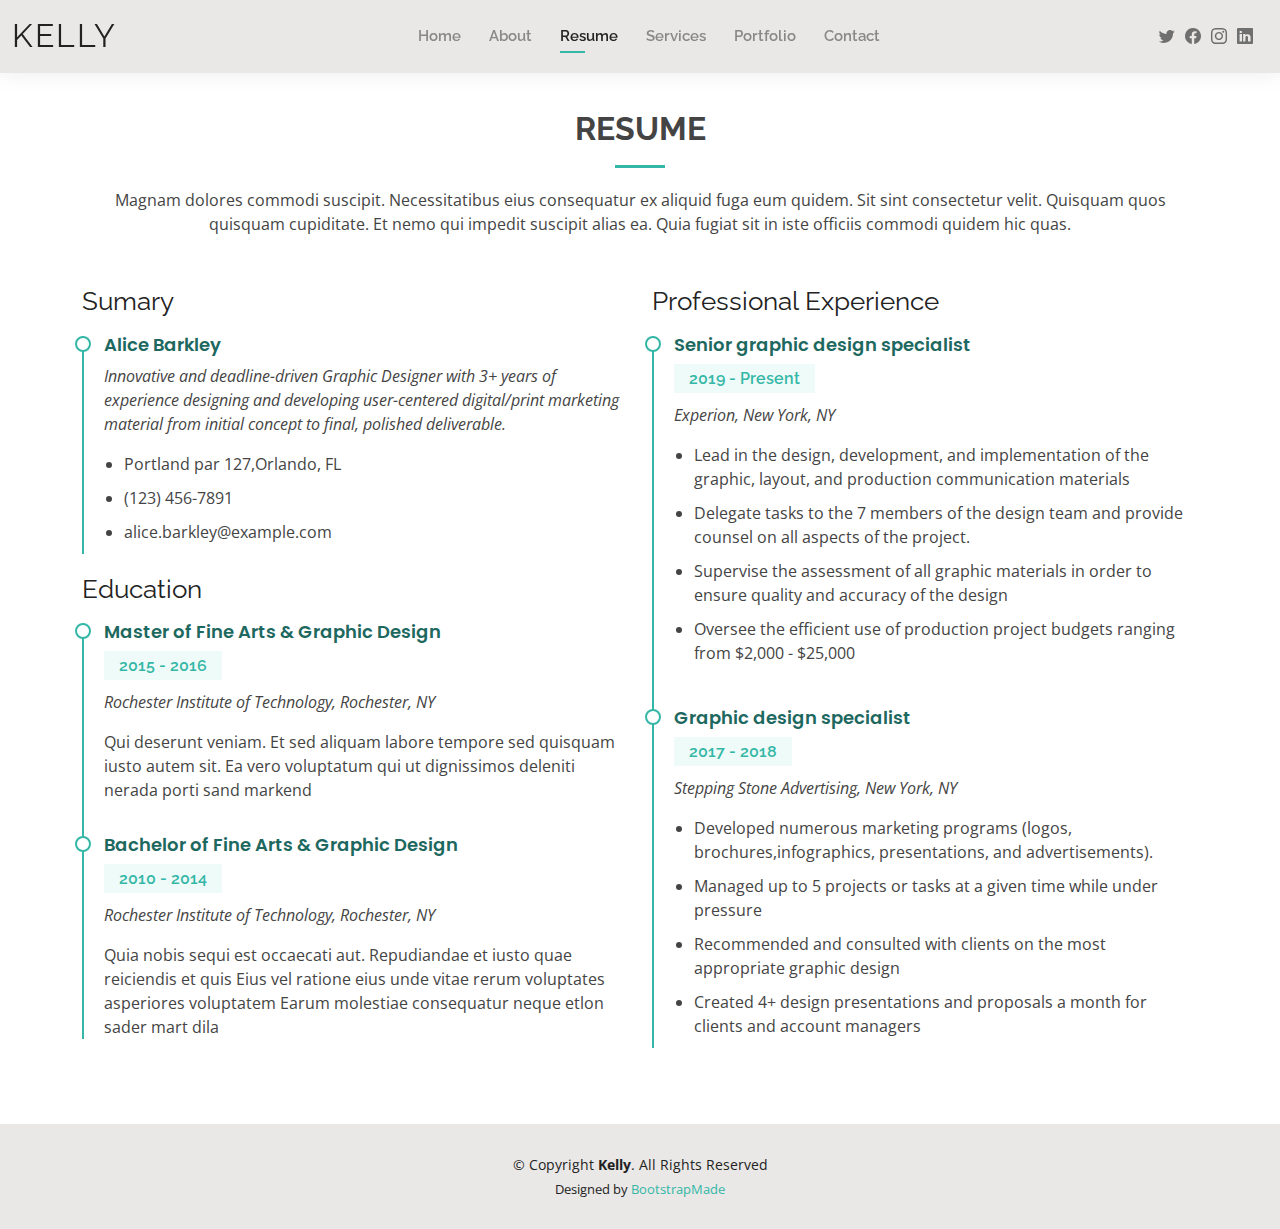
<file: resume.html>
<!DOCTYPE html>
<html lang="en">

<head>
  <meta charset="utf-8">
  <meta content="width=device-width, initial-scale=1.0" name="viewport">

  <title>Resume - Kelly Bootstrap Template</title>
  <meta content="" name="description">
  <meta content="" name="keywords">

  <!-- Favicons -->
  <link href="assets/img/favicon.png" rel="icon">
  <link href="assets/img/apple-touch-icon.png" rel="apple-touch-icon">

  <!-- Google Fonts -->
  <link href="https://fonts.googleapis.com/css?family=Open+Sans:300,300i,400,400i,600,600i,700,700i|Raleway:300,300i,400,400i,500,500i,600,600i,700,700i|Poppins:300,300i,400,400i,500,500i,600,600i,700,700i" rel="stylesheet">

  <!-- Vendor CSS Files -->
  <link href="assets/vendor/aos/aos.css" rel="stylesheet">
  <link href="assets/vendor/bootstrap/css/bootstrap.min.css" rel="stylesheet">
  <link href="assets/vendor/bootstrap-icons/bootstrap-icons.css" rel="stylesheet">
  <link href="assets/vendor/boxicons/css/boxicons.min.css" rel="stylesheet">
  <link href="assets/vendor/glightbox/css/glightbox.min.css" rel="stylesheet">
  <link href="assets/vendor/swiper/swiper-bundle.min.css" rel="stylesheet">

  <!-- Template Main CSS File -->
  <link href="assets/css/style.css" rel="stylesheet">

  <!-- =======================================================
  * Template Name: Kelly
  * Template URL: https://bootstrapmade.com/kelly-free-bootstrap-cv-resume-html-template/
  * Updated: Mar 17 2024 with Bootstrap v5.3.3
  * Author: BootstrapMade.com
  * License: https://bootstrapmade.com/license/
  ======================================================== -->
</head>

<body>

  <!-- ======= Header ======= -->
  <header id="header" class="fixed-top">
    <div class="container-fluid d-flex justify-content-between align-items-center">

      <h1 class="logo me-auto me-lg-0"><a href="index.html">Kelly</a></h1>
      <!-- Uncomment below if you prefer to use an image logo -->
      <!-- <a href="index.html" class="logo"><img src="assets/img/logo.png" alt="" class="img-fluid"></a>-->

      <nav id="navbar" class="navbar order-last order-lg-0">
        <ul>
          <li><a href="index.html">Home</a></li>
          <li><a href="about.html">About</a></li>
          <li><a class="active" href="resume.html">Resume</a></li>
          <li><a href="services.html">Services</a></li>
          <li><a href="portfolio.html">Portfolio</a></li>
          <li><a href="contact.html">Contact</a></li>
        </ul>
        <i class="bi bi-list mobile-nav-toggle"></i>
      </nav><!-- .navbar -->

      <div class="header-social-links">
        <a href="#" class="twitter"><i class="bi bi-twitter"></i></a>
        <a href="#" class="facebook"><i class="bi bi-facebook"></i></a>
        <a href="#" class="instagram"><i class="bi bi-instagram"></i></a>
        <a href="#" class="linkedin"><i class="bi bi-linkedin"></i></i></a>
      </div>

    </div>

  </header><!-- End Header -->

  <main id="main">

    <!-- ======= Resume Section ======= -->
    <section id="resume" class="resume">
      <div class="container" data-aos="fade-up">

        <div class="section-title">
          <h2>Resume</h2>
          <p>Magnam dolores commodi suscipit. Necessitatibus eius consequatur ex aliquid fuga eum quidem. Sit sint consectetur velit. Quisquam quos quisquam cupiditate. Et nemo qui impedit suscipit alias ea. Quia fugiat sit in iste officiis commodi quidem hic quas.</p>
        </div>

        <div class="row">
          <div class="col-lg-6">
            <h3 class="resume-title">Sumary</h3>
            <div class="resume-item pb-0">
              <h4>Alice Barkley</h4>
              <p><em>Innovative and deadline-driven Graphic Designer with 3+ years of experience designing and developing user-centered digital/print marketing material from initial concept to final, polished deliverable.</em></p>
              <p>
              <ul>
                <li>Portland par 127,Orlando, FL</li>
                <li>(123) 456-7891</li>
                <li>alice.barkley@example.com</li>
              </ul>
              </p>
            </div>

            <h3 class="resume-title">Education</h3>
            <div class="resume-item">
              <h4>Master of Fine Arts &amp; Graphic Design</h4>
              <h5>2015 - 2016</h5>
              <p><em>Rochester Institute of Technology, Rochester, NY</em></p>
              <p>Qui deserunt veniam. Et sed aliquam labore tempore sed quisquam iusto autem sit. Ea vero voluptatum qui ut dignissimos deleniti nerada porti sand markend</p>
            </div>
            <div class="resume-item">
              <h4>Bachelor of Fine Arts &amp; Graphic Design</h4>
              <h5>2010 - 2014</h5>
              <p><em>Rochester Institute of Technology, Rochester, NY</em></p>
              <p>Quia nobis sequi est occaecati aut. Repudiandae et iusto quae reiciendis et quis Eius vel ratione eius unde vitae rerum voluptates asperiores voluptatem Earum molestiae consequatur neque etlon sader mart dila</p>
            </div>
          </div>
          <div class="col-lg-6">
            <h3 class="resume-title">Professional Experience</h3>
            <div class="resume-item">
              <h4>Senior graphic design specialist</h4>
              <h5>2019 - Present</h5>
              <p><em>Experion, New York, NY </em></p>
              <p>
              <ul>
                <li>Lead in the design, development, and implementation of the graphic, layout, and production communication materials</li>
                <li>Delegate tasks to the 7 members of the design team and provide counsel on all aspects of the project. </li>
                <li>Supervise the assessment of all graphic materials in order to ensure quality and accuracy of the design</li>
                <li>Oversee the efficient use of production project budgets ranging from $2,000 - $25,000</li>
              </ul>
              </p>
            </div>
            <div class="resume-item">
              <h4>Graphic design specialist</h4>
              <h5>2017 - 2018</h5>
              <p><em>Stepping Stone Advertising, New York, NY</em></p>
              <p>
              <ul>
                <li>Developed numerous marketing programs (logos, brochures,infographics, presentations, and advertisements).</li>
                <li>Managed up to 5 projects or tasks at a given time while under pressure</li>
                <li>Recommended and consulted with clients on the most appropriate graphic design</li>
                <li>Created 4+ design presentations and proposals a month for clients and account managers</li>
              </ul>
              </p>
            </div>
          </div>
        </div>

      </div>
    </section><!-- End Resume Section -->

  </main><!-- End #main -->

  <!-- ======= Footer ======= -->
  <footer id="footer">
    <div class="container">
      <div class="copyright">
        &copy; Copyright <strong><span>Kelly</span></strong>. All Rights Reserved
      </div>
      <div class="credits">
        <!-- All the links in the footer should remain intact. -->
        <!-- You can delete the links only if you purchased the pro version. -->
        <!-- Licensing information: https://bootstrapmade.com/license/ -->
        <!-- Purchase the pro version with working PHP/AJAX contact form: https://bootstrapmade.com/kelly-free-bootstrap-cv-resume-html-template/ -->
        Designed by <a href="https://bootstrapmade.com/">BootstrapMade</a>
      </div>
    </div>
  </footer><!-- End  Footer -->

  <div id="preloader"></div>
  <a href="#" class="back-to-top d-flex align-items-center justify-content-center"><i class="bi bi-arrow-up-short"></i></a>

  <!-- Vendor JS Files -->
  <script src="assets/vendor/purecounter/purecounter_vanilla.js"></script>
  <script src="assets/vendor/aos/aos.js"></script>
  <script src="assets/vendor/bootstrap/js/bootstrap.bundle.min.js"></script>
  <script src="assets/vendor/glightbox/js/glightbox.min.js"></script>
  <script src="assets/vendor/isotope-layout/isotope.pkgd.min.js"></script>
  <script src="assets/vendor/swiper/swiper-bundle.min.js"></script>
  <script src="assets/vendor/waypoints/noframework.waypoints.js"></script>
  <script src="assets/vendor/php-email-form/validate.js"></script>

  <!-- Template Main JS File -->
  <script src="assets/js/main.js"></script>

</body>

</html>
</file>
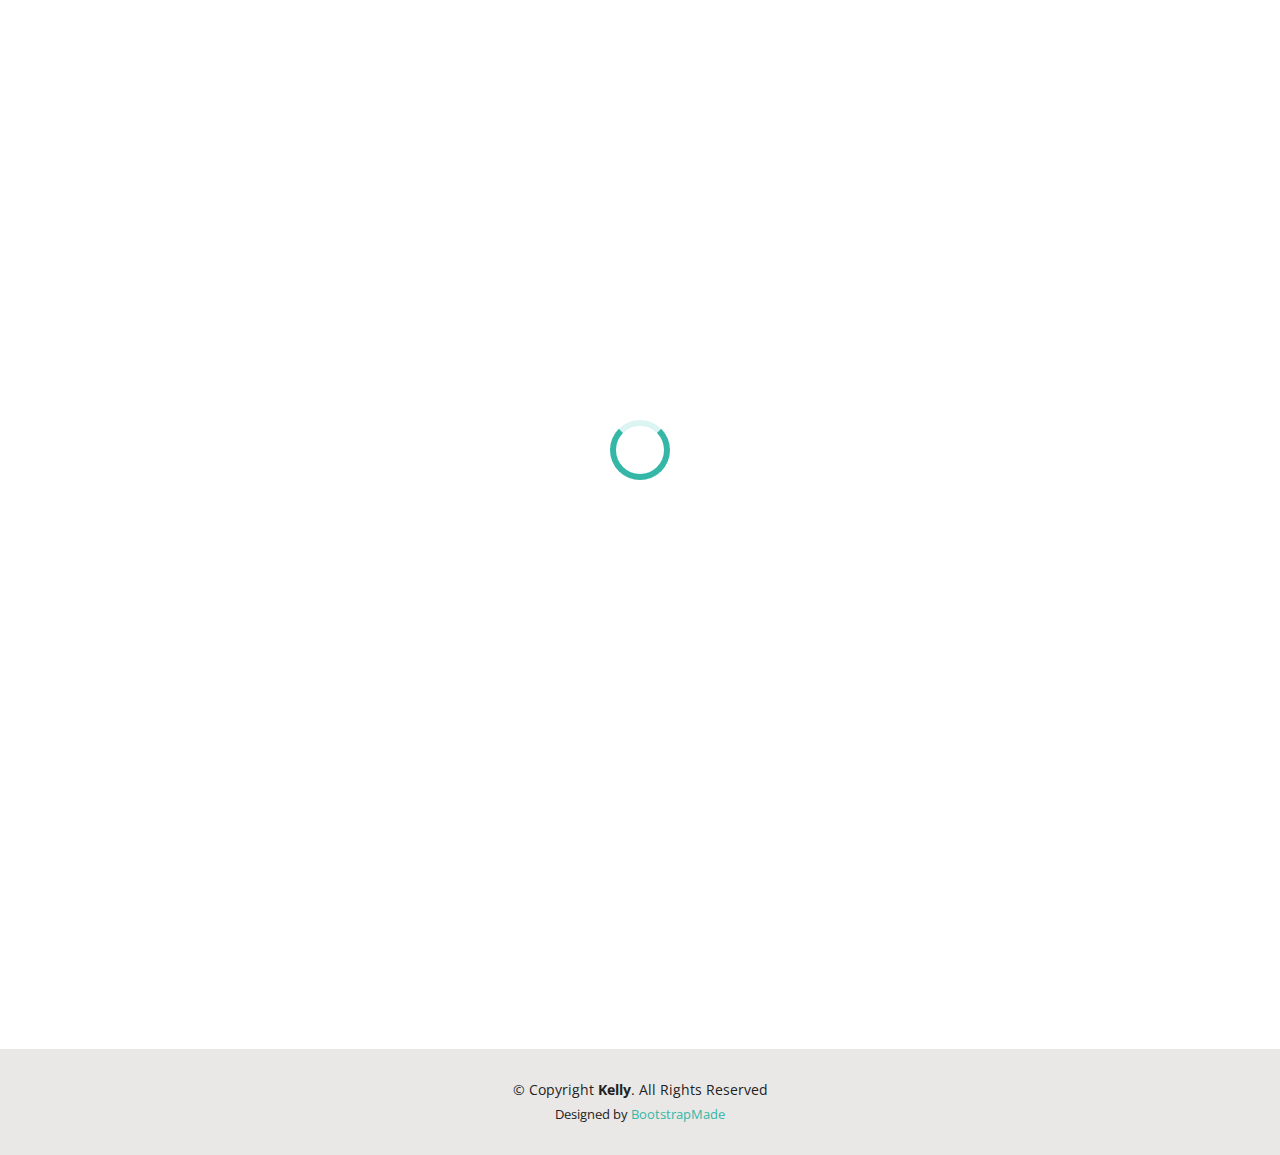
<file: services.html>
<!DOCTYPE html>
<html lang="en">

<head>
  <meta charset="utf-8">
  <meta content="width=device-width, initial-scale=1.0" name="viewport">

  <title>Services - Kelly Bootstrap Template</title>
  <meta content="" name="description">
  <meta content="" name="keywords">

  <!-- Favicons -->
  <link href="assets/img/favicon.png" rel="icon">
  <link href="assets/img/apple-touch-icon.png" rel="apple-touch-icon">

  <!-- Google Fonts -->
  <link href="https://fonts.googleapis.com/css?family=Open+Sans:300,300i,400,400i,600,600i,700,700i|Raleway:300,300i,400,400i,500,500i,600,600i,700,700i|Poppins:300,300i,400,400i,500,500i,600,600i,700,700i" rel="stylesheet">

  <!-- Vendor CSS Files -->
  <link href="assets/vendor/aos/aos.css" rel="stylesheet">
  <link href="assets/vendor/bootstrap/css/bootstrap.min.css" rel="stylesheet">
  <link href="assets/vendor/bootstrap-icons/bootstrap-icons.css" rel="stylesheet">
  <link href="assets/vendor/boxicons/css/boxicons.min.css" rel="stylesheet">
  <link href="assets/vendor/glightbox/css/glightbox.min.css" rel="stylesheet">
  <link href="assets/vendor/swiper/swiper-bundle.min.css" rel="stylesheet">

  <!-- Template Main CSS File -->
  <link href="assets/css/style.css" rel="stylesheet">

  <!-- =======================================================
  * Template Name: Kelly
  * Template URL: https://bootstrapmade.com/kelly-free-bootstrap-cv-resume-html-template/
  * Updated: Mar 17 2024 with Bootstrap v5.3.3
  * Author: BootstrapMade.com
  * License: https://bootstrapmade.com/license/
  ======================================================== -->
</head>

<body>

  <!-- ======= Header ======= -->
  <header id="header" class="fixed-top">
    <div class="container-fluid d-flex justify-content-between align-items-center">

      <h1 class="logo me-auto me-lg-0"><a href="index.html">Kelly</a></h1>
      <!-- Uncomment below if you prefer to use an image logo -->
      <!-- <a href="index.html" class="logo"><img src="assets/img/logo.png" alt="" class="img-fluid"></a>-->

      <nav id="navbar" class="navbar order-last order-lg-0">
        <ul>
          <li><a href="index.html">Home</a></li>
          <li><a href="about.html">About</a></li>
          <li><a href="resume.html">Resume</a></li>
          <li><a class="active" href="services.html">Services</a></li>
          <li><a href="portfolio.html">Portfolio</a></li>
          <li><a href="contact.html">Contact</a></li>
        </ul>
        <i class="bi bi-list mobile-nav-toggle"></i>
      </nav><!-- .navbar -->

      <div class="header-social-links">
        <a href="#" class="twitter"><i class="bi bi-twitter"></i></a>
        <a href="#" class="facebook"><i class="bi bi-facebook"></i></a>
        <a href="#" class="instagram"><i class="bi bi-instagram"></i></a>
        <a href="#" class="linkedin"><i class="bi bi-linkedin"></i></i></a>
      </div>

    </div>

  </header><!-- End Header -->

  <main id="main">

    <!-- ======= Services Section ======= -->
    <section id="services" class="services">
      <div class="container" data-aos="fade-up">

        <div class="section-title">
          <h2>Services</h2>
          <p>Magnam dolores commodi suscipit. Necessitatibus eius consequatur ex aliquid fuga eum quidem. Sit sint consectetur velit. Quisquam quos quisquam cupiditate. Et nemo qui impedit suscipit alias ea. Quia fugiat sit in iste officiis commodi quidem hic quas.</p>
        </div>

        <div class="row">
          <div class="col-lg-4 col-md-6 d-flex align-items-stretch" data-aos="zoom-in" data-aos-delay="100">
            <div class="icon-box iconbox-blue">
              <div class="icon">
                <svg width="100" height="100" viewBox="0 0 600 600" xmlns="http://www.w3.org/2000/svg">
                  <path stroke="none" stroke-width="0" fill="#f5f5f5" d="M300,521.0016835830174C376.1290562159157,517.8887921683347,466.0731472004068,529.7835943286574,510.70327084640275,468.03025145048787C554.3714126377745,407.6079735673963,508.03601936045806,328.9844924480964,491.2728898941984,256.3432110539036C474.5976632858925,184.082847569629,479.9380746630129,96.60480741107993,416.23090153303,58.64404602377083C348.86323505073057,18.502131276798302,261.93793281208167,40.57373210992963,193.5410806939664,78.93577620505333C130.42746243093433,114.334589627462,98.30271207620316,179.96522072025542,76.75703585869454,249.04625023123273C51.97151888228291,328.5150500222984,13.704378332031375,421.85034740162234,66.52175969318436,486.19268352777647C119.04800174914682,550.1803526380478,217.28368757567262,524.383925680826,300,521.0016835830174"></path>
                </svg>
                <i class="bx bxl-dribbble"></i>
              </div>
              <h4><a href="">Lorem Ipsum</a></h4>
              <p>Voluptatum deleniti atque corrupti quos dolores et quas molestias excepturi</p>
            </div>
          </div>

          <div class="col-lg-4 col-md-6 d-flex align-items-stretch mt-4 mt-md-0" data-aos="zoom-in" data-aos-delay="200">
            <div class="icon-box iconbox-orange ">
              <div class="icon">
                <svg width="100" height="100" viewBox="0 0 600 600" xmlns="http://www.w3.org/2000/svg">
                  <path stroke="none" stroke-width="0" fill="#f5f5f5" d="M300,582.0697525312426C382.5290701553225,586.8405444964366,449.9789794690241,525.3245884688669,502.5850820975895,461.55621195738473C556.606425686781,396.0723002908107,615.8543463187945,314.28637112970534,586.6730223649479,234.56875336149918C558.9533121215079,158.8439757836574,454.9685369536778,164.00468322053177,381.49747125262974,130.76875717737553C312.15926192815925,99.40240125094834,248.97055460311594,18.661163978235184,179.8680185752513,50.54337015887873C110.5421016452524,82.52863877960104,119.82277516462835,180.83849132639028,109.12597500060166,256.43424936330496C100.08760227029461,320.3096726198365,92.17705696193138,384.0621239912766,124.79988738764834,439.7174275375508C164.83382741302287,508.01625554203684,220.96474134820875,577.5009287672846,300,582.0697525312426"></path>
                </svg>
                <i class="bx bx-file"></i>
              </div>
              <h4><a href="">Sed Perspiciatis</a></h4>
              <p>Duis aute irure dolor in reprehenderit in voluptate velit esse cillum dolore</p>
            </div>
          </div>

          <div class="col-lg-4 col-md-6 d-flex align-items-stretch mt-4 mt-lg-0" data-aos="zoom-in" data-aos-delay="300">
            <div class="icon-box iconbox-pink">
              <div class="icon">
                <svg width="100" height="100" viewBox="0 0 600 600" xmlns="http://www.w3.org/2000/svg">
                  <path stroke="none" stroke-width="0" fill="#f5f5f5" d="M300,541.5067337569781C382.14930387511276,545.0595476570109,479.8736841581634,548.3450877840088,526.4010558755058,480.5488172755941C571.5218469581645,414.80211281144784,517.5187510058486,332.0715597781072,496.52539010469104,255.14436215662573C477.37192572678356,184.95920475031193,473.57363656557914,105.61284051026155,413.0603344069578,65.22779650032875C343.27470386102294,18.654635553484475,251.2091493199835,5.337323636656869,175.0934190732945,40.62881213300186C97.87086631185822,76.43348514350839,51.98124368387456,156.15599469081315,36.44837278890362,239.84606092416172C21.716077023791087,319.22268207091537,43.775223500013084,401.1760424656574,96.891909868211,461.97329694683043C147.22146801428983,519.5804099606455,223.5754009179313,538.201503339737,300,541.5067337569781"></path>
                </svg>
                <i class="bx bx-tachometer"></i>
              </div>
              <h4><a href="">Magni Dolores</a></h4>
              <p>Excepteur sint occaecat cupidatat non proident, sunt in culpa qui officia</p>
            </div>
          </div>

          <div class="col-lg-4 col-md-6 d-flex align-items-stretch mt-4" data-aos="zoom-in" data-aos-delay="100">
            <div class="icon-box iconbox-yellow">
              <div class="icon">
                <svg width="100" height="100" viewBox="0 0 600 600" xmlns="http://www.w3.org/2000/svg">
                  <path stroke="none" stroke-width="0" fill="#f5f5f5" d="M300,503.46388370962813C374.79870501325706,506.71871716319447,464.8034551963731,527.1746412648533,510.4981551193396,467.86667711651364C555.9287308511215,408.9015244558933,512.6030010748507,327.5744911775523,490.211057578863,256.5855673507754C471.097692560561,195.9906835881958,447.69079081568157,138.11976852964426,395.19560036434837,102.3242989838813C329.3053358748298,57.3949838291264,248.02791733380457,8.279543830951368,175.87071277845988,42.242879143198664C103.41431057327972,76.34704239035025,93.79494320519305,170.9812938413882,81.28167332365135,250.07896920659033C70.17666984294237,320.27484674793965,64.84698225790005,396.69656628748305,111.28512138212992,450.4950937839243C156.20124167950087,502.5303643271138,231.32542653798444,500.4755392045468,300,503.46388370962813"></path>
                </svg>
                <i class="bx bx-layer"></i>
              </div>
              <h4><a href="">Nemo Enim</a></h4>
              <p>At vero eos et accusamus et iusto odio dignissimos ducimus qui blanditiis</p>
            </div>
          </div>

          <div class="col-lg-4 col-md-6 d-flex align-items-stretch mt-4" data-aos="zoom-in" data-aos-delay="200">
            <div class="icon-box iconbox-red">
              <div class="icon">
                <svg width="100" height="100" viewBox="0 0 600 600" xmlns="http://www.w3.org/2000/svg">
                  <path stroke="none" stroke-width="0" fill="#f5f5f5" d="M300,532.3542879108572C369.38199826031484,532.3153073249985,429.10787420159085,491.63046689027357,474.5244479745417,439.17860296908856C522.8885846962883,383.3225815378663,569.1668002868075,314.3205725914397,550.7432151929288,242.7694973846089C532.6665558377875,172.5657663291529,456.2379748765914,142.6223662098291,390.3689995646985,112.34683881706744C326.66090330228417,83.06452184765237,258.84405631176094,53.51806209861945,193.32584062364296,78.48882559362697C121.61183558270385,105.82097193414197,62.805066853699245,167.19869350419734,48.57481801355237,242.6138429142374C34.843463184063346,315.3850353017275,76.69343916112496,383.4422959591041,125.22947124332185,439.3748458443577C170.7312796277747,491.8107796887764,230.57421082200815,532.3932930995766,300,532.3542879108572"></path>
                </svg>
                <i class="bx bx-slideshow"></i>
              </div>
              <h4><a href="">Dele Cardo</a></h4>
              <p>Quis consequatur saepe eligendi voluptatem consequatur dolor consequuntur</p>
            </div>
          </div>

          <div class="col-lg-4 col-md-6 d-flex align-items-stretch mt-4" data-aos="zoom-in" data-aos-delay="300">
            <div class="icon-box iconbox-teal">
              <div class="icon">
                <svg width="100" height="100" viewBox="0 0 600 600" xmlns="http://www.w3.org/2000/svg">
                  <path stroke="none" stroke-width="0" fill="#f5f5f5" d="M300,566.797414625762C385.7384707136149,576.1784315230908,478.7894351017131,552.8928747891023,531.9192734346935,484.94944893311C584.6109503024035,417.5663521118492,582.489472248146,322.67544863468447,553.9536738515405,242.03673114598146C529.1557734026468,171.96086150256528,465.24506316201064,127.66468636344209,395.9583748389544,100.7403814666027C334.2173773831606,76.7482773500951,269.4350130405921,84.62216499799875,207.1952322260088,107.2889140133804C132.92018162631612,134.33871894543012,41.79353780512637,160.00259165414826,22.644507872594943,236.69541883565114C3.319112789854554,314.0945973066697,72.72355303640163,379.243833228382,124.04198916343866,440.3218312028393C172.9286146004772,498.5055451809895,224.45579914871206,558.5317968840102,300,566.797414625762"></path>
                </svg>
                <i class="bx bx-arch"></i>
              </div>
              <h4><a href="">Divera Don</a></h4>
              <p>Modi nostrum vel laborum. Porro fugit error sit minus sapiente sit aspernatur</p>
            </div>
          </div>

        </div>

      </div>
    </section><!-- End Services Section -->

  </main><!-- End #main -->

  <!-- ======= Footer ======= -->
  <footer id="footer">
    <div class="container">
      <div class="copyright">
        &copy; Copyright <strong><span>Kelly</span></strong>. All Rights Reserved
      </div>
      <div class="credits">
        <!-- All the links in the footer should remain intact. -->
        <!-- You can delete the links only if you purchased the pro version. -->
        <!-- Licensing information: https://bootstrapmade.com/license/ -->
        <!-- Purchase the pro version with working PHP/AJAX contact form: https://bootstrapmade.com/kelly-free-bootstrap-cv-resume-html-template/ -->
        Designed by <a href="https://bootstrapmade.com/">BootstrapMade</a>
      </div>
    </div>
  </footer><!-- End  Footer -->

  <div id="preloader"></div>
  <a href="#" class="back-to-top d-flex align-items-center justify-content-center"><i class="bi bi-arrow-up-short"></i></a>

  <!-- Vendor JS Files -->

  <!-- Template Main JS File -->

</body>

</html>
</file>
<file: assets/css/style.css>
/**
* Template Name: Kelly
* Template URL: https://bootstrapmade.com/kelly-free-bootstrap-cv-resume-html-template/
* Updated: Mar 17 2024 with Bootstrap v5.3.3
* Author: BootstrapMade.com
* License: https://bootstrapmade.com/license/
*/

/*--------------------------------------------------------------
# General
--------------------------------------------------------------*/
body {
  font-family: "Open Sans", sans-serif;
  color: #444444;
}

a {
  color: #34b7a7;
  text-decoration: none;
}

a:hover {
  color: #51cdbe;
  text-decoration: none;
}

h1,
h2,
h3,
h4,
h5,
h6 {
  font-family: "Raleway", sans-serif;
}

#main {
  margin-top: 50px;
}

@media (max-width: 992px) {
  #main {
    margin-top: 30px;
  }
}

/*--------------------------------------------------------------
# Preloader
--------------------------------------------------------------*/
#preloader {
  position: fixed;
  top: 0;
  left: 0;
  right: 0;
  bottom: 0;
  z-index: 9999;
  overflow: hidden;
  background: #fff;
}

#preloader:before {
  content: "";
  position: fixed;
  top: calc(50% - 30px);
  left: calc(50% - 30px);
  border: 6px solid #34b7a7;
  border-top-color: #dcf5f2;
  border-radius: 50%;
  width: 60px;
  height: 60px;
  animation: animate-preloader 1s linear infinite;
}

@keyframes animate-preloader {
  0% {
    transform: rotate(0deg);
  }

  100% {
    transform: rotate(360deg);
  }
}

/*--------------------------------------------------------------
# Back to top button
--------------------------------------------------------------*/
.back-to-top {
  position: fixed;
  visibility: hidden;
  opacity: 0;
  right: 15px;
  bottom: 15px;
  z-index: 996;
  background: #34b7a7;
  width: 40px;
  height: 40px;
  border-radius: 50px;
  transition: all 0.4s;
}

.back-to-top i {
  font-size: 24px;
  color: #fff;
  line-height: 0;
}

.back-to-top:hover {
  background: #49cbbb;
  color: #fff;
}

.back-to-top.active {
  visibility: visible;
  opacity: 1;
}

/*--------------------------------------------------------------
# Header
--------------------------------------------------------------*/
#header {
  background: #e9e8e6;
  box-shadow: 0px 0px 25px 0 rgba(0, 0, 0, 0.08);
  z-index: 997;
  padding: 15px 0;
}

#header .logo {
  font-size: 32px;
  margin: 0;
  padding: 0;
  line-height: 1;
  font-weight: 400;
  letter-spacing: 2px;
  text-transform: uppercase;
}

#header .logo a {
  color: #222222;
}

#header .logo img {
  max-height: 40px;
}

@media (max-width: 992px) {
  #header .logo {
    font-size: 28px;
  }
}

/*--------------------------------------------------------------
# Header Social Links
--------------------------------------------------------------*/
.header-social-links {
  padding-right: 15px;
}

.header-social-links a {
  color: #6f6f6f;
  padding-left: 6px;
  display: inline-block;
  line-height: 0px;
  transition: 0.3s;
  font-size: 16px;
}

.header-social-links a:hover {
  color: #34b7a7;
}

/*--------------------------------------------------------------
# Navigation Menu
--------------------------------------------------------------*/
/**
* Desktop Navigation 
*/
.navbar {
  padding: 0;
}

.navbar ul {
  margin: 0;
  padding: 0;
  display: flex;
  list-style: none;
  align-items: center;
}

.navbar li {
  position: relative;
  padding: 10px 0 10px 28px;
}

.navbar a,
.navbar a:focus {
  display: flex;
  align-items: center;
  justify-content: space-between;
  font-family: "Raleway", sans-serif;
  font-size: 15px;
  font-weight: 600;
  color: #888888;
  white-space: nowrap;
  transition: 0.3s;
  position: relative;
}

.navbar a i,
.navbar a:focus i {
  font-size: 12px;
  line-height: 0;
  margin-left: 5px;
}

.navbar>ul>li>a:before {
  content: "";
  position: absolute;
  width: 0;
  height: 2px;
  bottom: -5px;
  left: 0;
  background-color: #34b7a7;
  visibility: hidden;
  width: 0px;
  transition: all 0.3s ease-in-out 0s;
}

.navbar a:hover:before,
.navbar li:hover>a:before,
.navbar .active:before {
  visibility: visible;
  width: 25px;
}

.navbar a:hover,
.navbar .active,
.navbar .active:focus,
.navbar li:hover>a {
  color: #222222;
}

.navbar .dropdown ul {
  display: block;
  position: absolute;
  left: 14px;
  top: calc(100% + 30px);
  margin: 0;
  padding: 10px 0;
  z-index: 99;
  opacity: 0;
  visibility: hidden;
  background: #fff;
  box-shadow: 0px 0px 30px rgba(127, 137, 161, 0.25);
  transition: 0.3s;
  border-radius: 4px;
}

.navbar .dropdown ul li {
  min-width: 200px;
  padding: 0;
}

.navbar .dropdown ul a {
  padding: 10px 20px;
  font-size: 15px;
  text-transform: none;
  font-weight: 600;
}

.navbar .dropdown ul a i {
  font-size: 12px;
}

.navbar .dropdown ul a:hover,
.navbar .dropdown ul .active:hover,
.navbar .dropdown ul li:hover>a {
  color: #34b7a7;
}

.navbar .dropdown:hover>ul {
  opacity: 1;
  top: 100%;
  visibility: visible;
}

.navbar .dropdown .dropdown ul {
  top: 0;
  left: calc(100% - 30px);
  visibility: hidden;
}

.navbar .dropdown .dropdown:hover>ul {
  opacity: 1;
  top: 0;
  left: 100%;
  visibility: visible;
}

@media (max-width: 1366px) {
  .navbar .dropdown .dropdown ul {
    left: -90%;
  }

  .navbar .dropdown .dropdown:hover>ul {
    left: -100%;
  }
}

/**
* Mobile Navigation 
*/
.mobile-nav-toggle {
  color: #222222;
  font-size: 28px;
  cursor: pointer;
  display: none;
  line-height: 0;
  transition: 0.5s;
}

.mobile-nav-toggle.bi-x {
  color: #fff;
}

@media (max-width: 991px) {
  .mobile-nav-toggle {
    display: block;
  }

  .navbar ul {
    display: none;
  }
}

.navbar-mobile {
  position: fixed;
  overflow: hidden;
  top: 0;
  right: 0;
  left: 0;
  bottom: 0;
  background: rgba(9, 9, 9, 0.9);
  transition: 0.3s;
  z-index: 999;
}

.navbar-mobile .mobile-nav-toggle {
  position: absolute;
  top: 15px;
  right: 15px;
}

.navbar-mobile ul {
  display: block;
  position: absolute;
  top: 55px;
  right: 15px;
  bottom: 15px;
  left: 15px;
  padding: 10px 0;
  border-radius: 10px;
  background-color: #fff;
  overflow-y: auto;
  transition: 0.3s;
}

.navbar-mobile a,
.navbar-mobile a:focus {
  font-size: 15px;
  padding-right: 15px;
  color: #222222;
}

.navbar-mobile a:hover,
.navbar-mobile .active,
.navbar-mobile li:hover>a {
  color: #34b7a7;
}

.navbar-mobile .getstarted,
.navbar-mobile .getstarted:focus {
  margin: 15px;
}

.navbar-mobile .dropdown ul {
  position: static;
  display: none;
  margin: 10px 20px;
  padding: 10px 0;
  z-index: 99;
  opacity: 1;
  visibility: visible;
  background: #fff;
  box-shadow: 0px 0px 30px rgba(127, 137, 161, 0.25);
}

.navbar-mobile .dropdown ul li {
  min-width: 200px;
}

.navbar-mobile .dropdown ul a {
  padding: 10px 20px;
}

.navbar-mobile .dropdown ul a i {
  font-size: 12px;
}

.navbar-mobile .dropdown ul a:hover,
.navbar-mobile .dropdown ul .active:hover,
.navbar-mobile .dropdown ul li:hover>a {
  color: #34b7a7;
}

.navbar-mobile .dropdown>.dropdown-active {
  display: block;
}

/*--------------------------------------------------------------
# Hero Section
--------------------------------------------------------------*/
#hero {
  width: 100%;
  height: 100vh;
  background: url("../img/hero-bg.jpg") top right;
  background-size: cover;
}

#hero .container {
  padding-top: 70px;
  position: relative;
}

@media (max-width: 992px) {
  #hero .container {
    padding-top: 58px;
  }
}

#hero h1 {
  margin: 0;
  font-size: 48px;
  font-weight: 700;
  line-height: 56px;
  color: #222222;
}

#hero h2 {
  color: #6f6f6f;
  margin: 10px 0 0 0;
  font-size: 22px;
}

#hero .btn-about {
  font-family: "Raleway", sans-serif;
  text-transform: uppercase;
  font-weight: 600;
  font-size: 12px;
  letter-spacing: 1px;
  display: inline-block;
  padding: 12px 40px;
  border-radius: 50px;
  transition: 0.5s;
  margin-top: 30px;
  color: #fff;
  background: #34b7a7;
}

#hero .btn-about:hover {
  background: #3dc8b7;
}

@media (min-width: 1024px) {
  #hero {
    background-attachment: fixed;
  }
}

@media (max-width: 992px) {
  #hero:before {
    content: "";
    background: rgba(255, 255, 255, 0.8);
    position: absolute;
    bottom: 0;
    top: 0;
    left: 0;
    right: 0;
  }

  #hero h1 {
    font-size: 28px;
    line-height: 36px;
  }

  #hero h2 {
    font-size: 18px;
    line-height: 24px;
  }
}

/*--------------------------------------------------------------
# Sections General
--------------------------------------------------------------*/
section {
  padding: 60px 0;
}

.section-bg {
  background-color: #e7f8f6;
}

.section-title {
  text-align: center;
  padding-bottom: 30px;
}

.section-title h2 {
  font-size: 32px;
  font-weight: bold;
  text-transform: uppercase;
  margin-bottom: 20px;
  padding-bottom: 20px;
  position: relative;
}

.section-title h2::after {
  content: "";
  position: absolute;
  display: block;
  width: 50px;
  height: 3px;
  background: #34b7a7;
  bottom: 0;
  left: calc(50% - 25px);
}

.section-title p {
  margin-bottom: 0;
}

/*--------------------------------------------------------------
# Cta
--------------------------------------------------------------*/
.cta {
  background: linear-gradient(rgba(0, 0, 0, 0.6), rgba(0, 0, 0, 0.6)), url("../img/bg-1.jpg") fixed center center;
  background-size: cover;
  padding: 80px 0;
}

.cta h3 {
  color: #fff;
  font-size: 28px;
  font-weight: 700;
}

.cta p {
  color: #fff;
}

.cta .cta-btn {
  font-family: "Raleway", sans-serif;
  text-transform: uppercase;
  font-weight: 500;
  font-size: 16px;
  letter-spacing: 1px;
  display: inline-block;
  padding: 8px 20px;
  border-radius: 2px;
  transition: 0.5s;
  margin: 10px;
  border: 2px solid #fff;
  color: #fff;
}

.cta .cta-btn:hover {
  background: #34b7a7;
  border: 2px solid #34b7a7;
}

@media (max-width: 1024px) {
  .cta {
    background-attachment: scroll;
  }
}

@media (min-width: 769px) {
  .cta .cta-btn-container {
    display: flex;
    align-items: center;
    justify-content: flex-end;
  }
}

/*--------------------------------------------------------------
# About
--------------------------------------------------------------*/
.about .content h3 {
  font-weight: 700;
  font-size: 26px;
  color: #555555;
}

.about .content ul {
  list-style: none;
  padding: 0;
}

.about .content ul li {
  padding-bottom: 10px;
}

.about .content ul i {
  font-size: 20px;
  padding-right: 2px;
  color: #34b7a7;
}

.about .content p:last-child {
  margin-bottom: 0;
}

/*--------------------------------------------------------------
# Skills
--------------------------------------------------------------*/
.skills .progress {
  height: 60px;
  display: block;
  background: none;
  border-radius: 0;
}

.skills .progress .skill {
  padding: 10px 0;
  margin: 0 0 6px 0;
  text-transform: uppercase;
  display: block;
  font-weight: 600;
  font-family: "Poppins", sans-serif;
  color: #222222;
}

.skills .progress .skill .val {
  float: right;
  font-style: normal;
}

.skills .progress-bar-wrap {
  background: #f3f3f3;
}

.skills .progress-bar {
  width: 1px;
  height: 10px;
  transition: 0.9s;
  background-color: #34b7a7;
}

/*--------------------------------------------------------------
# Facts
--------------------------------------------------------------*/
.facts .counters span {
  font-size: 48px;
  display: block;
  color: #34b7a7;
}

.facts .counters p {
  padding: 0;
  margin: 0 0 20px 0;
  font-family: "Raleway", sans-serif;
  font-size: 14px;
}

/*--------------------------------------------------------------
# Testimonials
--------------------------------------------------------------*/
.testimonials .section-header {
  margin-bottom: 40px;
}

.testimonials .testimonials-carousel,
.testimonials .testimonials-slider {
  overflow: hidden;
}

.testimonials .testimonial-item {
  text-align: center;
}

.testimonials .testimonial-item .testimonial-img {
  width: 120px;
  border-radius: 50%;
  border: 4px solid #fff;
  margin: 0 auto;
}

.testimonials .testimonial-item h3 {
  font-size: 20px;
  font-weight: bold;
  margin: 10px 0 5px 0;
  color: #111;
}

.testimonials .testimonial-item h4 {
  font-size: 14px;
  color: #999;
  margin: 0 0 15px 0;
}

.testimonials .testimonial-item .quote-icon-left,
.testimonials .testimonial-item .quote-icon-right {
  color: #c8efea;
  font-size: 26px;
}

.testimonials .testimonial-item .quote-icon-left {
  display: inline-block;
  left: -5px;
  position: relative;
}

.testimonials .testimonial-item .quote-icon-right {
  display: inline-block;
  right: -5px;
  position: relative;
  top: 10px;
}

.testimonials .testimonial-item p {
  font-style: italic;
  margin: 0 auto 15px auto;
}

@media (min-width: 992px) {
  .testimonials .testimonial-item p {
    width: 80%;
  }
}

.testimonials .swiper-pagination {
  margin-top: 20px;
  position: relative;
}

.testimonials .swiper-pagination .swiper-pagination-bullet {
  width: 12px;
  height: 12px;
  background-color: #fff;
  opacity: 1;
  border: 1px solid #34b7a7;
}

.testimonials .swiper-pagination .swiper-pagination-bullet-active {
  background-color: #34b7a7;
}

/*--------------------------------------------------------------
# Resume
--------------------------------------------------------------*/
.resume .resume-title {
  font-size: 26px;
  font-weight: 400;
  margin-top: 20px;
  margin-bottom: 20px;
  color: #222222;
}

.resume .resume-item {
  padding: 0 0 20px 20px;
  margin-top: -2px;
  border-left: 2px solid #34b7a7;
  position: relative;
}

.resume .resume-item h4 {
  line-height: 18px;
  font-size: 18px;
  font-weight: 600;
  font-family: "Poppins", sans-serif;
  color: #1d685f;
  margin-bottom: 10px;
}

.resume .resume-item h5 {
  font-size: 16px;
  background: #effbf9;
  padding: 5px 15px;
  display: inline-block;
  font-weight: 600;
  margin-bottom: 10px;
  color: #34b7a7;
}

.resume .resume-item ul {
  padding-left: 20px;
}

.resume .resume-item ul li {
  padding-bottom: 10px;
}

.resume .resume-item:last-child {
  padding-bottom: 0;
}

.resume .resume-item::before {
  content: "";
  position: absolute;
  width: 16px;
  height: 16px;
  border-radius: 50px;
  left: -9px;
  top: 0;
  background: #fff;
  border: 2px solid #34b7a7;
}

/*--------------------------------------------------------------
# Services
--------------------------------------------------------------*/
.services .icon-box {
  text-align: center;
  padding: 70px 20px 80px 20px;
  transition: all ease-in-out 0.3s;
  background: #fff;
  box-shadow: 0px 0 35px 0 rgba(0, 0, 0, 0.08);
}

.services .icon-box .icon {
  margin: 0 auto;
  width: 100px;
  height: 100px;
  display: flex;
  align-items: center;
  justify-content: center;
  transition: ease-in-out 0.3s;
  position: relative;
}

.services .icon-box .icon i {
  font-size: 36px;
  transition: 0.5s;
  position: relative;
}

.services .icon-box .icon svg {
  position: absolute;
  top: 0;
  left: 0;
}

.services .icon-box .icon svg path {
  transition: 0.5s;
  fill: #f5f5f5;
}

.services .icon-box h4 {
  font-weight: 600;
  margin: 10px 0 15px 0;
  font-size: 22px;
}

.services .icon-box h4 a {
  color: #222222;
  transition: ease-in-out 0.3s;
}

.services .icon-box p {
  line-height: 24px;
  font-size: 14px;
  margin-bottom: 0;
}

.services .iconbox-blue i {
  color: #47aeff;
}

.services .iconbox-blue:hover .icon i {
  color: #fff;
}

.services .iconbox-blue:hover .icon path {
  fill: #47aeff;
}

.services .iconbox-orange i {
  color: #ffa76e;
}

.services .iconbox-orange:hover .icon i {
  color: #fff;
}

.services .iconbox-orange:hover .icon path {
  fill: #ffa76e;
}

.services .iconbox-pink i {
  color: #e80368;
}

.services .iconbox-pink:hover .icon i {
  color: #fff;
}

.services .iconbox-pink:hover .icon path {
  fill: #e80368;
}

.services .iconbox-yellow i {
  color: #ffbb2c;
}

.services .iconbox-yellow:hover .icon i {
  color: #fff;
}

.services .iconbox-yellow:hover .icon path {
  fill: #ffbb2c;
}

.services .iconbox-red i {
  color: #ff5828;
}

.services .iconbox-red:hover .icon i {
  color: #fff;
}

.services .iconbox-red:hover .icon path {
  fill: #ff5828;
}

.services .iconbox-teal i {
  color: #11dbcf;
}

.services .iconbox-teal:hover .icon i {
  color: #fff;
}

.services .iconbox-teal:hover .icon path {
  fill: #11dbcf;
}

/*--------------------------------------------------------------
# Portfolio
--------------------------------------------------------------*/
.portfolio .portfolio-item {
  margin-bottom: 30px;
}

.portfolio #portfolio-flters {
  padding: 0;
  margin: 0 auto 20px auto;
  list-style: none;
  text-align: center;
}

.portfolio #portfolio-flters li {
  cursor: pointer;
  display: inline-block;
  padding: 8px 16px 10px 16px;
  font-size: 13px;
  font-weight: 500;
  line-height: 1;
  text-transform: uppercase;
  color: #444444;
  margin-bottom: 5px;
  transition: all 0.3s ease-in-out;
  border-radius: 50px;
}

.portfolio #portfolio-flters li:hover,
.portfolio #portfolio-flters li.filter-active {
  color: #fff;
  background: #34b7a7;
}

.portfolio #portfolio-flters li:last-child {
  margin-right: 0;
}

.portfolio .portfolio-wrap {
  transition: 0.3s;
  position: relative;
  overflow: hidden;
  z-index: 1;
  background: rgba(34, 34, 34, 0.6);
}

.portfolio .portfolio-wrap::before {
  content: "";
  background: rgba(34, 34, 34, 0.6);
  position: absolute;
  left: 0;
  right: 0;
  top: 0;
  bottom: 0;
  transition: all ease-in-out 0.3s;
  z-index: 2;
  opacity: 0;
}

.portfolio .portfolio-wrap img {
  transition: all ease-in-out 0.3s;
}

.portfolio .portfolio-wrap .portfolio-info {
  opacity: 0;
  position: absolute;
  top: 0;
  left: 0;
  right: 0;
  bottom: 0;
  z-index: 3;
  transition: all ease-in-out 0.3s;
  display: flex;
  flex-direction: column;
  justify-content: flex-end;
  align-items: flex-start;
  padding: 20px;
}

.portfolio .portfolio-wrap .portfolio-info h4 {
  font-size: 20px;
  color: #fff;
  font-weight: 600;
}

.portfolio .portfolio-wrap .portfolio-info p {
  color: rgba(255, 255, 255, 0.7);
  font-size: 14px;
  text-transform: uppercase;
  padding: 0;
  margin: 0;
  font-style: italic;
}

.portfolio .portfolio-wrap .portfolio-links {
  text-align: center;
  z-index: 4;
}

.portfolio .portfolio-wrap .portfolio-links a {
  color: #fff;
  margin: 0 5px 0 0;
  font-size: 28px;
  display: inline-block;
  transition: 0.3s;
}

.portfolio .portfolio-wrap .portfolio-links a:hover {
  color: #78d9cd;
}

.portfolio .portfolio-wrap:hover::before {
  opacity: 1;
}

.portfolio .portfolio-wrap:hover img {
  transform: scale(1.2);
}

.portfolio .portfolio-wrap:hover .portfolio-info {
  opacity: 1;
}

/*--------------------------------------------------------------
# Portfolio Details
--------------------------------------------------------------*/
.portfolio-details {
  padding-top: 0;
}

.portfolio-details .portfolio-details-slider img {
  width: 100%;
}

.portfolio-details .portfolio-details-slider .swiper-pagination {
  margin-top: 20px;
  position: relative;
}

.portfolio-details .portfolio-details-slider .swiper-pagination .swiper-pagination-bullet {
  width: 12px;
  height: 12px;
  background-color: #fff;
  opacity: 1;
  border: 1px solid #34b7a7;
}

.portfolio-details .portfolio-details-slider .swiper-pagination .swiper-pagination-bullet-active {
  background-color: #34b7a7;
}

.portfolio-details .portfolio-info {
  padding: 30px;
  box-shadow: 0px 0 30px rgba(34, 34, 34, 0.08);
}

.portfolio-details .portfolio-info h3 {
  font-size: 22px;
  font-weight: 700;
  margin-bottom: 20px;
  padding-bottom: 20px;
  border-bottom: 1px solid #eee;
}

.portfolio-details .portfolio-info ul {
  list-style: none;
  padding: 0;
  font-size: 15px;
}

.portfolio-details .portfolio-info ul li+li {
  margin-top: 10px;
}

.portfolio-details .portfolio-description {
  padding-top: 30px;
}

.portfolio-details .portfolio-description h2 {
  font-size: 26px;
  font-weight: 700;
  margin-bottom: 20px;
}

.portfolio-details .portfolio-description p {
  padding: 0;
}

/*--------------------------------------------------------------
# Contact
--------------------------------------------------------------*/
.contact .info {
  width: 100%;
  background: #fff;
}

.contact .info i {
  font-size: 20px;
  color: #34b7a7;
  float: left;
  width: 44px;
  height: 44px;
  background: #effbf9;
  display: flex;
  justify-content: center;
  align-items: center;
  border-radius: 50px;
  transition: all 0.3s ease-in-out;
}

.contact .info h4 {
  padding: 0 0 0 60px;
  font-size: 22px;
  font-weight: 600;
  margin-bottom: 5px;
  color: #222222;
}

.contact .info p {
  padding: 0 0 0 60px;
  margin-bottom: 0;
  font-size: 14px;
  color: #555555;
}

.contact .info .email,
.contact .info .phone {
  margin-top: 40px;
}

.contact .info .email:hover i,
.contact .info .address:hover i,
.contact .info .phone:hover i {
  background: #34b7a7;
  color: #fff;
}

.contact .php-email-form {
  width: 100%;
  background: #fff;
}

.contact .php-email-form .form-group {
  padding-bottom: 8px;
}

.contact .php-email-form .error-message {
  display: none;
  color: #fff;
  background: #ed3c0d;
  text-align: center;
  padding: 15px;
  font-weight: 600;
}

.contact .php-email-form .sent-message {
  display: none;
  color: #fff;
  background: #18d26e;
  text-align: center;
  padding: 15px;
  font-weight: 600;
}

.contact .php-email-form .loading {
  display: none;
  background: #fff;
  text-align: center;
  padding: 15px;
}

.contact .php-email-form .loading:before {
  content: "";
  display: inline-block;
  border-radius: 50%;
  width: 24px;
  height: 24px;
  margin: 0 10px -6px 0;
  border: 3px solid #18d26e;
  border-top-color: #eee;
  animation: animate-loading 1s linear infinite;
}

.contact .php-email-form input,
.contact .php-email-form textarea {
  border-radius: 4px;
  box-shadow: none;
  font-size: 14px;
}

.contact .php-email-form input:focus,
.contact .php-email-form textarea:focus {
  border-color: #34b7a7;
}

.contact .php-email-form input {
  height: 44px;
}

.contact .php-email-form textarea {
  padding: 10px 12px;
}

.contact .php-email-form button[type=submit] {
  background: #34b7a7;
  border: 0;
  padding: 10px 30px 12px 30px;
  color: #fff;
  transition: 0.4s;
  border-radius: 50px;
}

.contact .php-email-form button[type=submit]:hover {
  background: #3dc8b7;
}

@keyframes animate-loading {
  0% {
    transform: rotate(0deg);
  }

  100% {
    transform: rotate(360deg);
  }
}

/*--------------------------------------------------------------
# Footer
--------------------------------------------------------------*/
#footer {
  background: #e9e8e6;
  padding: 30px 0;
  color: #222222;
  font-size: 14px;
  text-align: center;
}

#footer .credits {
  padding-top: 5px;
  font-size: 13px;
}

#footer .credits a {
  color: #34b7a7;
}
</file>
